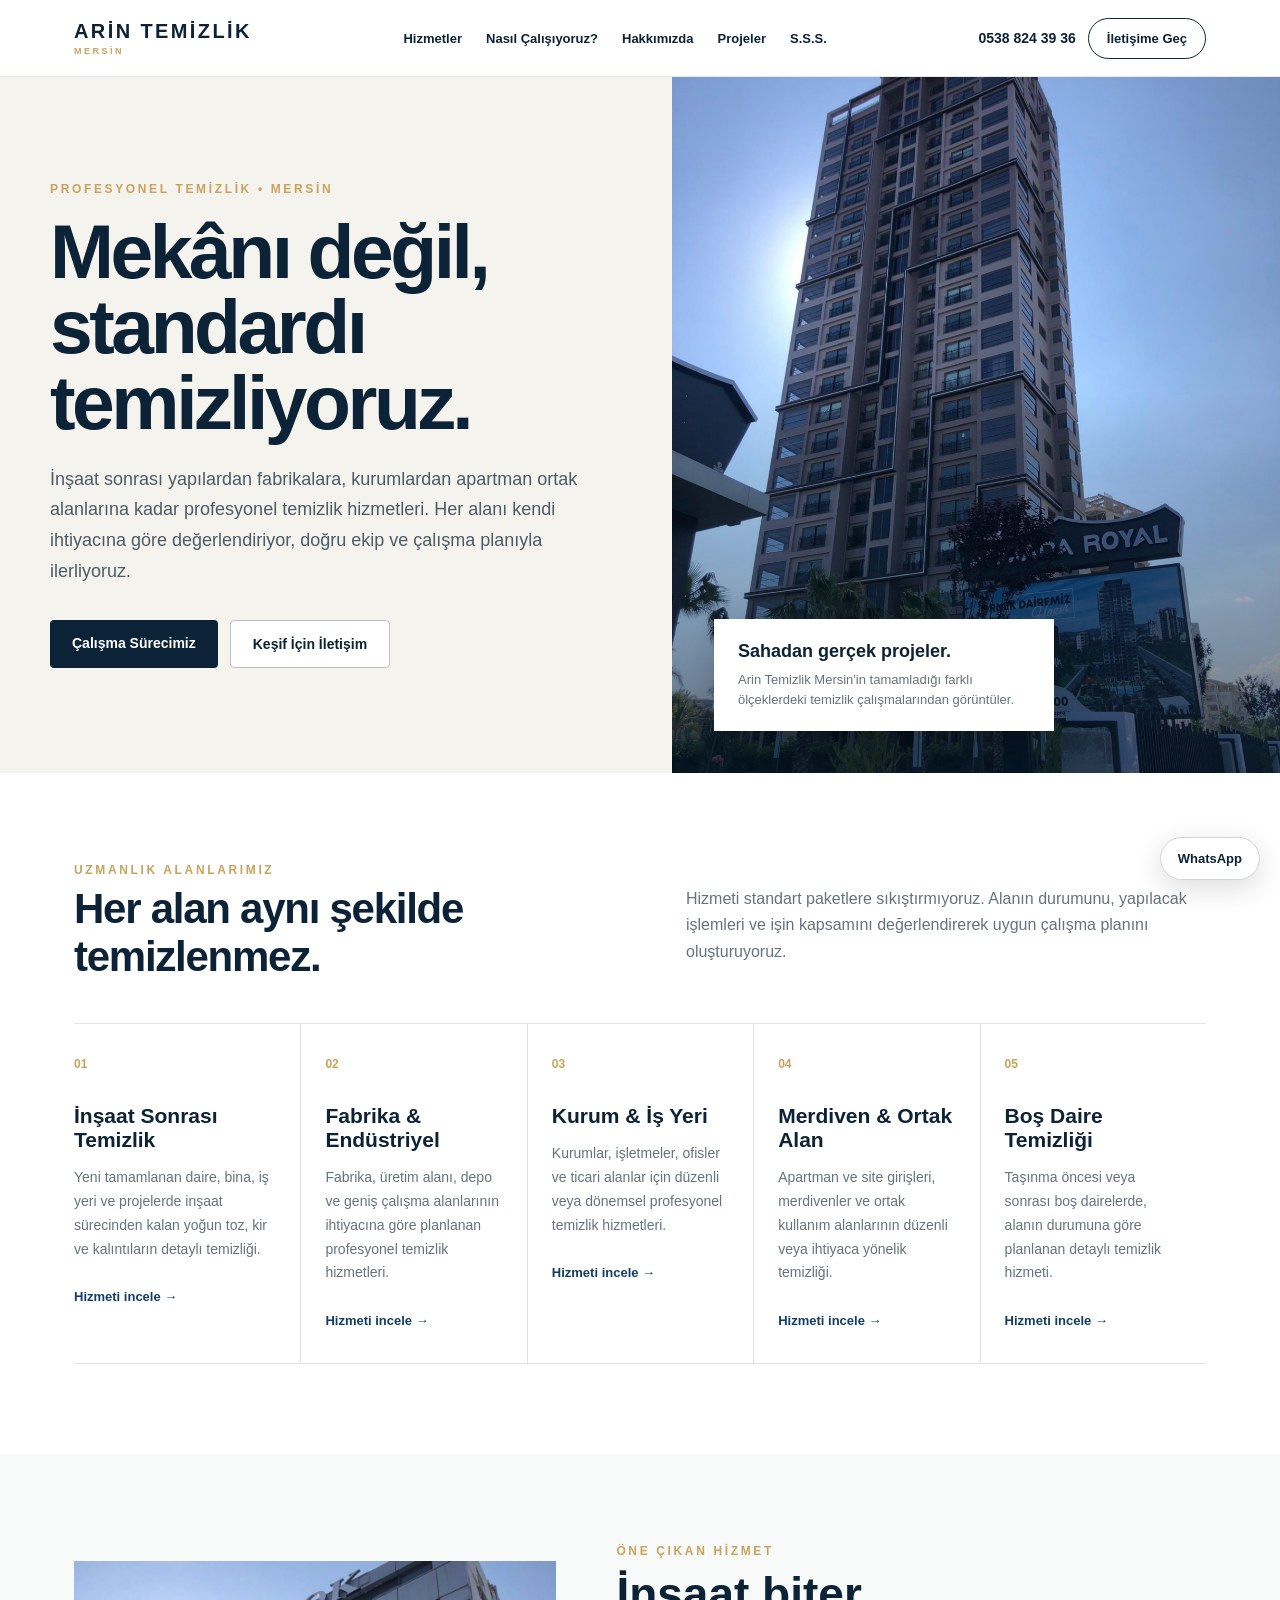
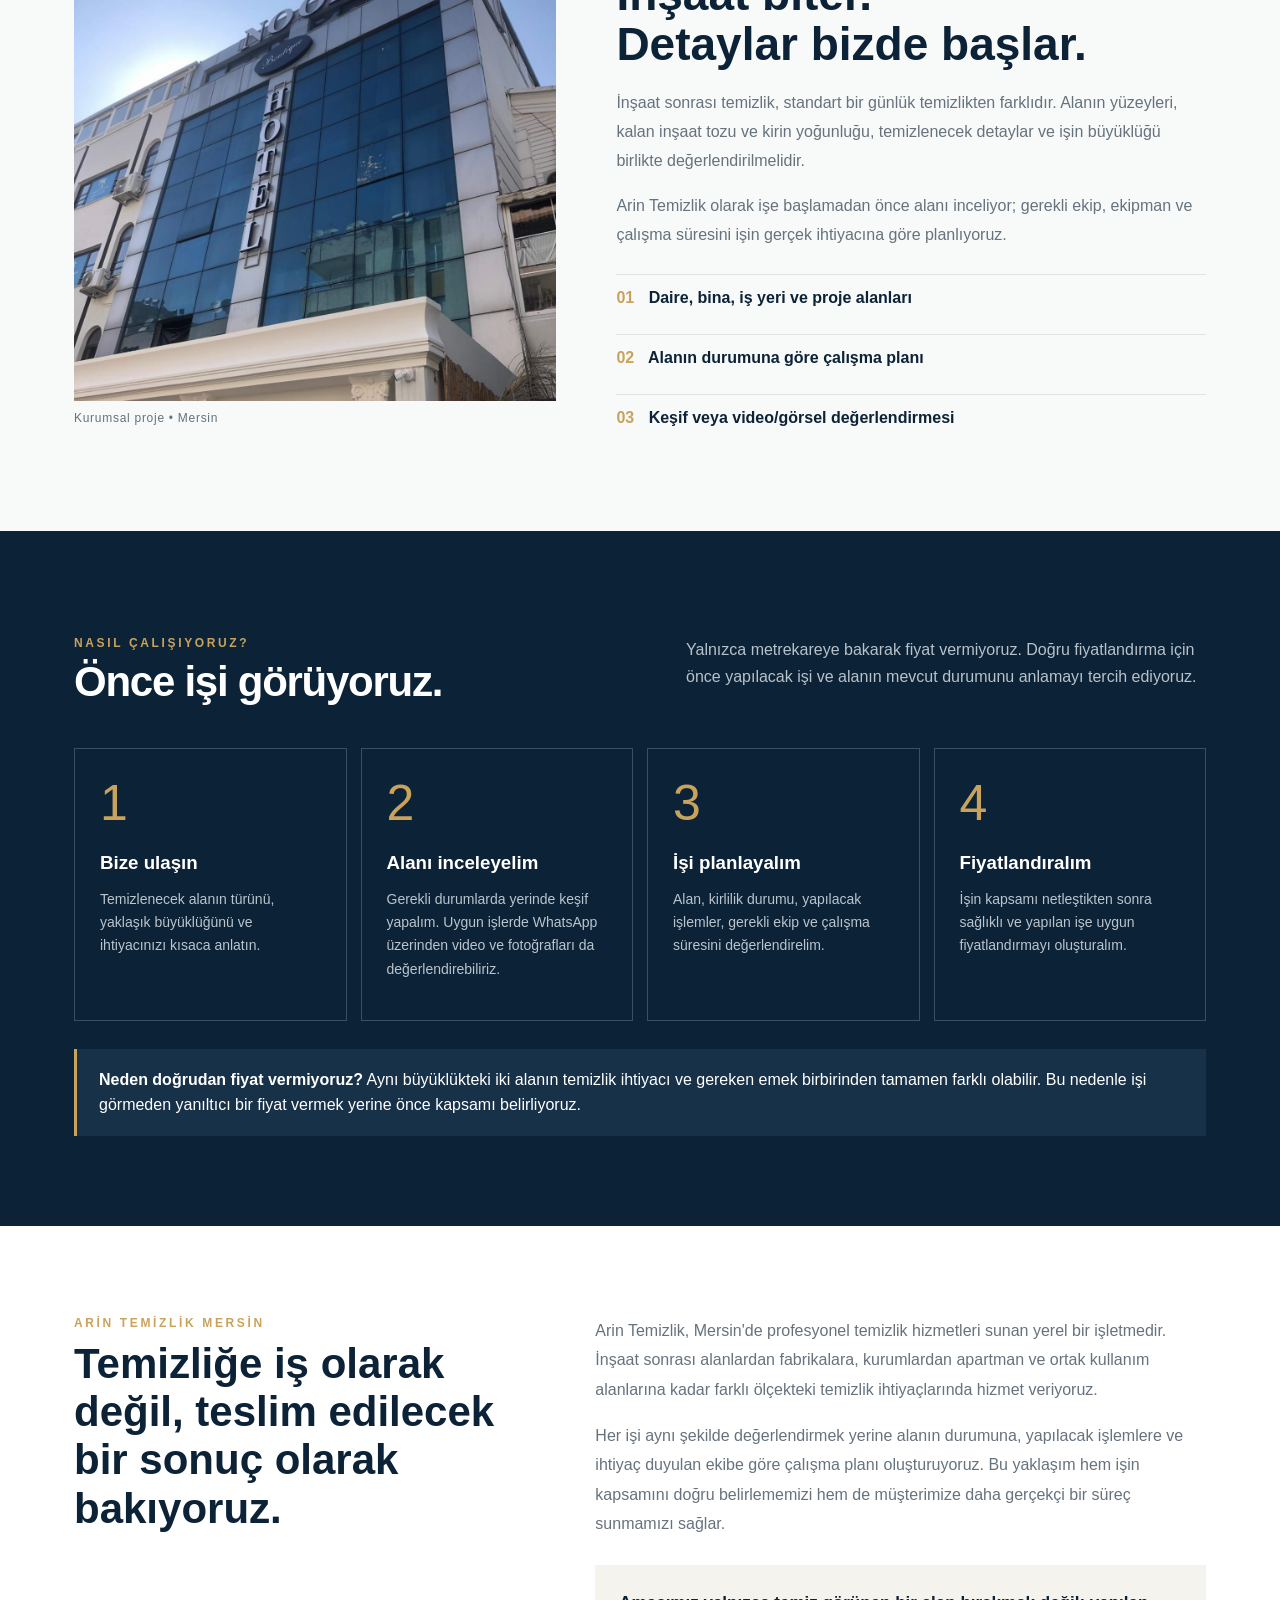
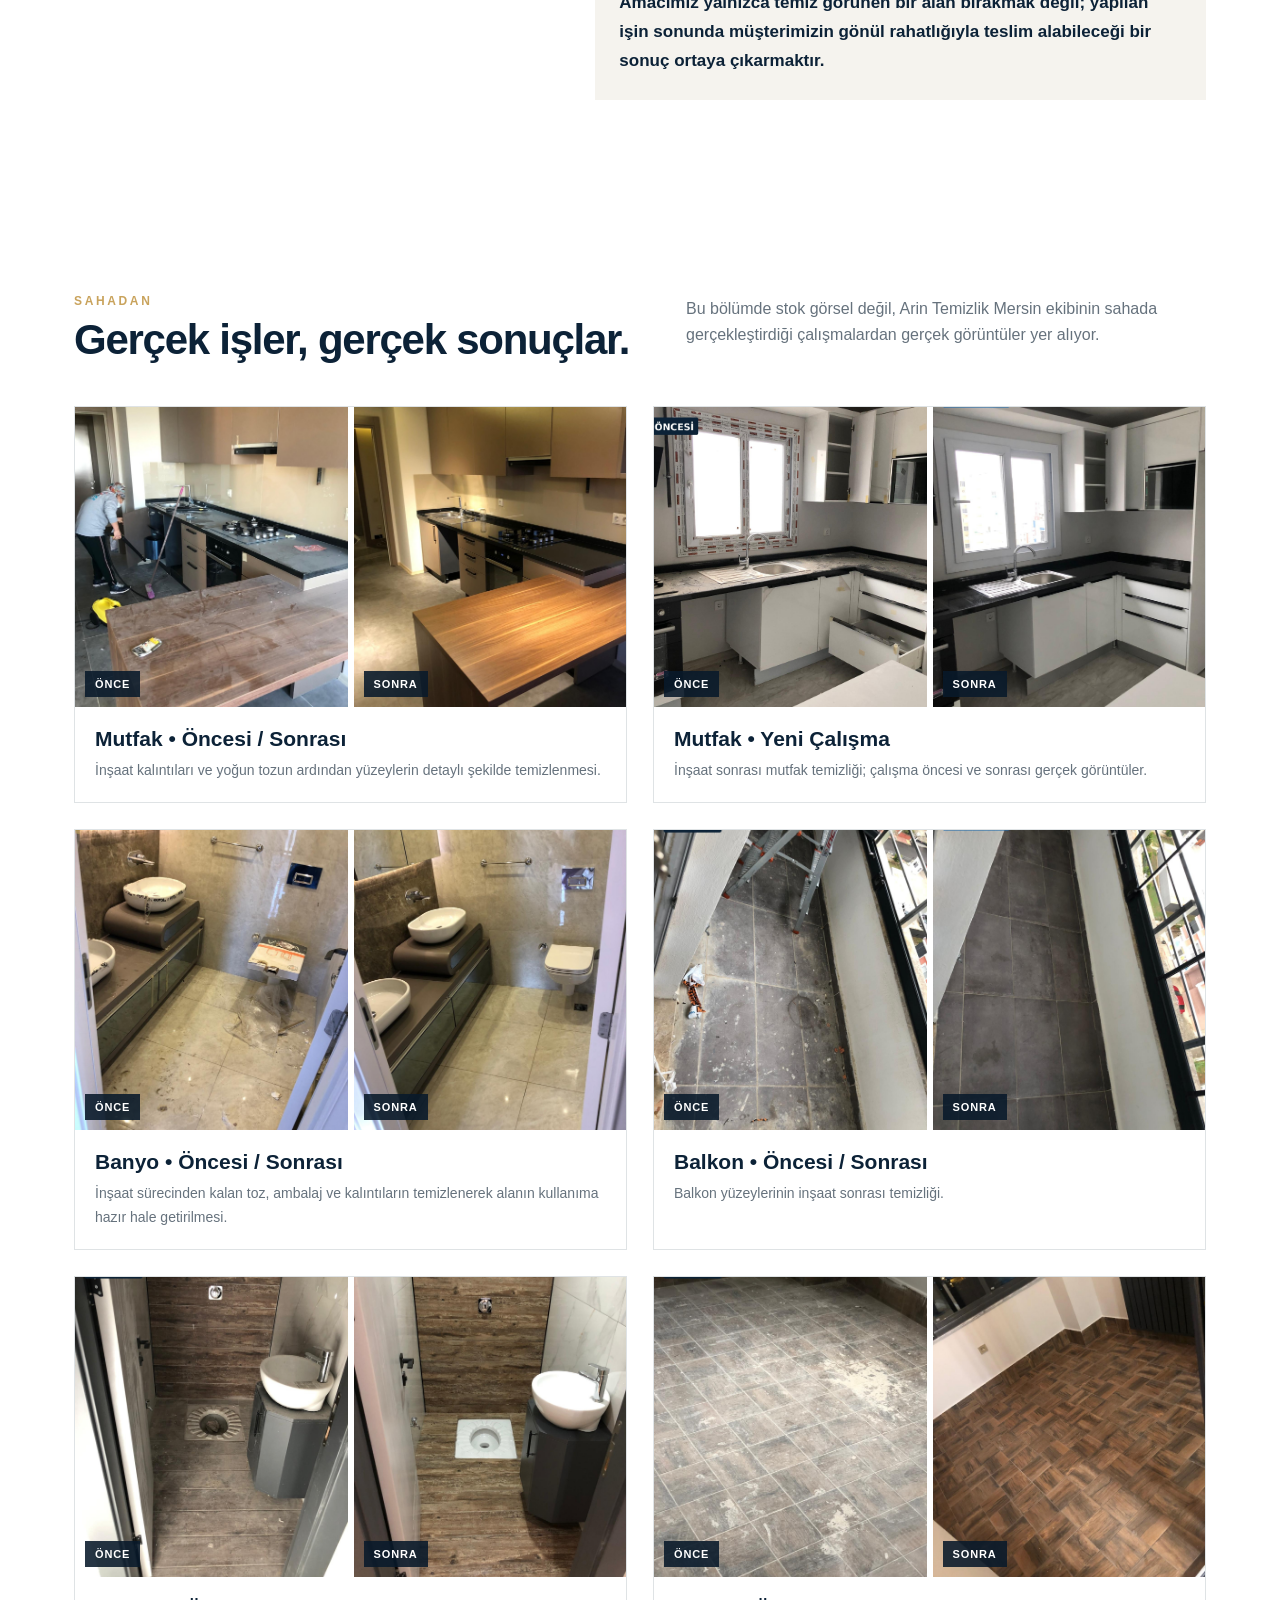
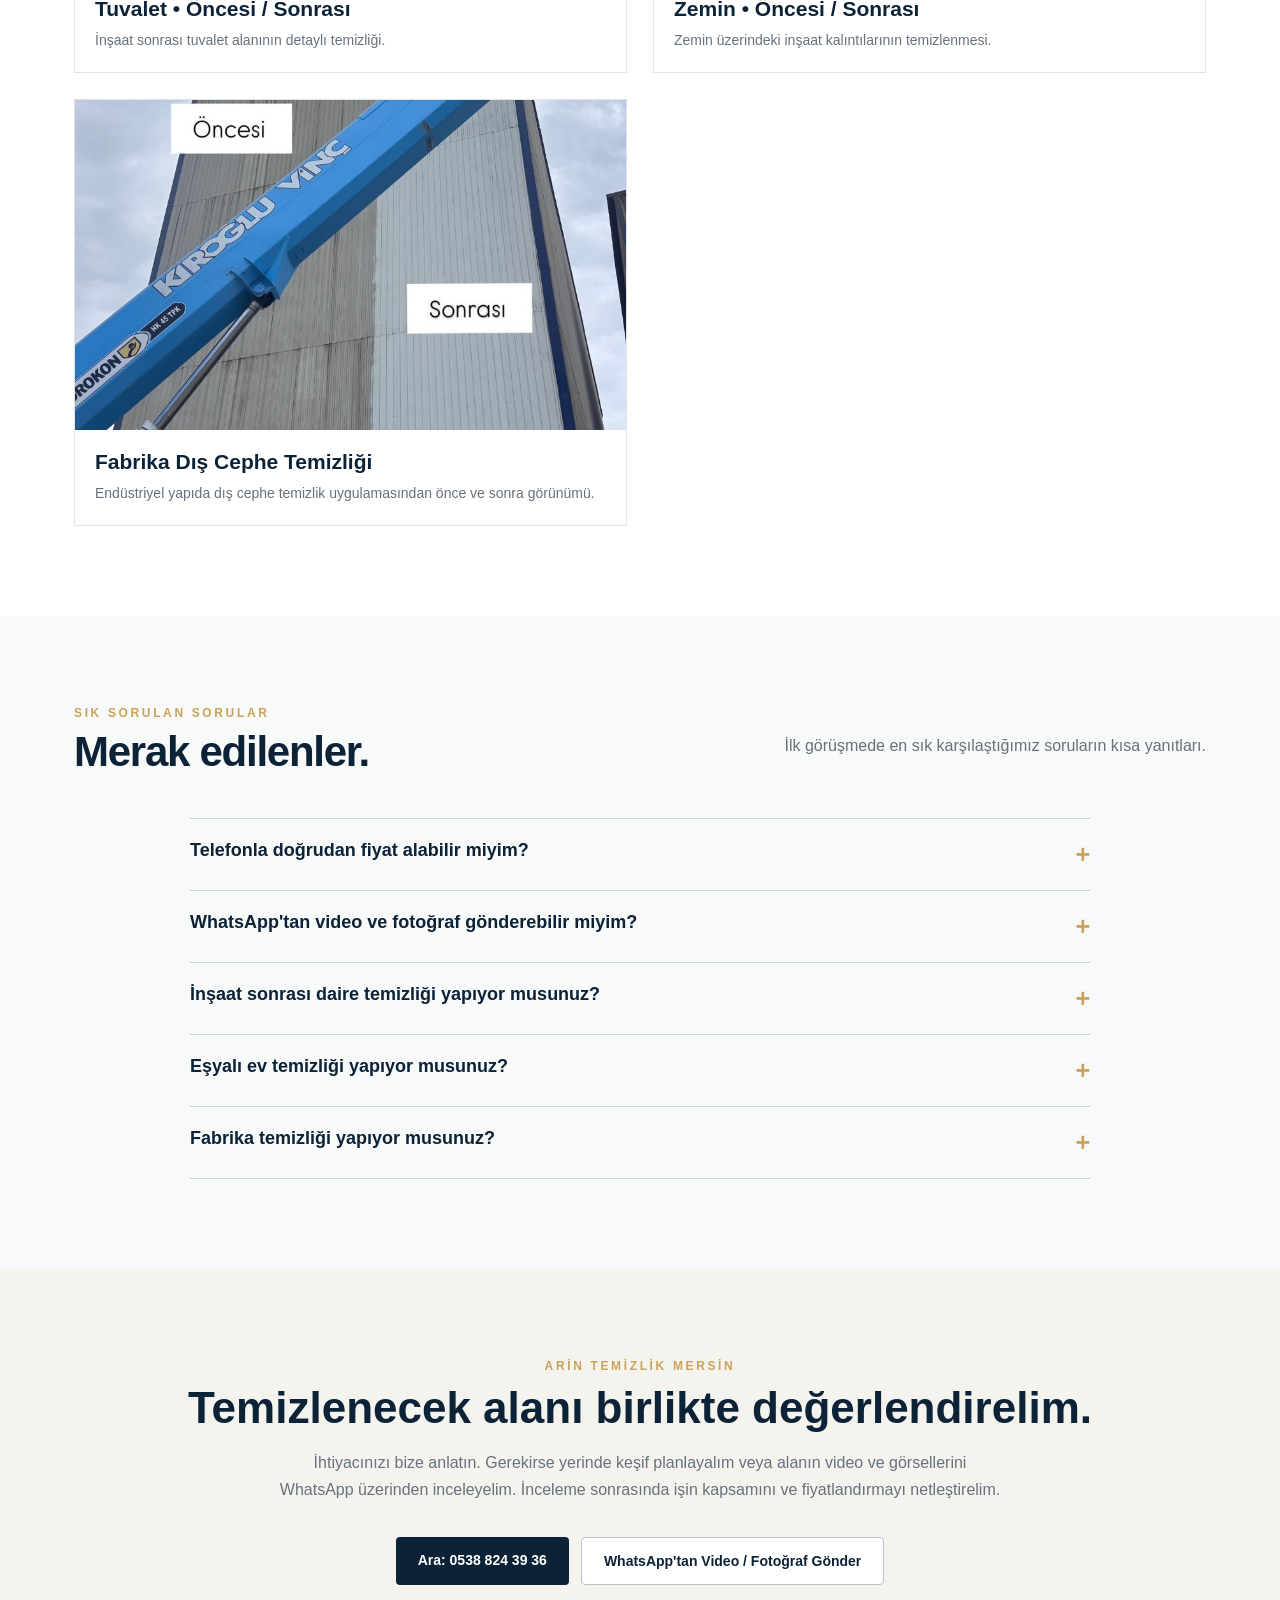
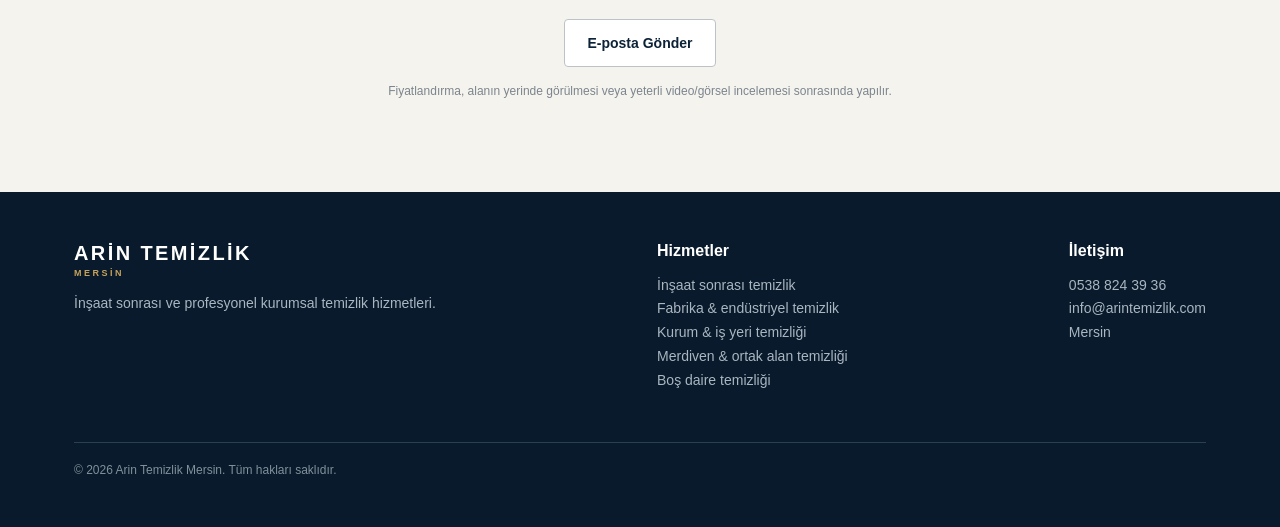
<file: index.html>
<!doctype html>
<html lang="tr">
<head>
<meta charset="utf-8">
<meta name="viewport" content="width=device-width,initial-scale=1">
<title>Mersin Temizlik Şirketi | Arin Temizlik Mersin</title>
<meta name="description" content="Arin Temizlik Mersin; inşaat sonrası temizlik, fabrika ve endüstriyel temizlik, kurum, iş yeri, merdiven ve ortak alan temizliği hizmetleri sunar.">
<meta name="robots" content="index,follow,max-image-preview:large">
<link rel="canonical" href="https://arintemizlikmersin.com/">
<meta name="theme-color" content="#0c2237">
<meta property="og:locale" content="tr_TR">
<meta property="og:title" content="Mersin Temizlik Firması | Arin Temizlik Mersin">
<meta property="og:description" content="Mersin'de inşaat sonrası, fabrika, kurum, iş yeri, merdiven ve ortak alan temizliği. Alanı değerlendiriyor, ihtiyaca göre çalışma planı oluşturuyoruz.">
<meta property="og:type" content="website">
<meta property="og:url" content="https://arintemizlikmersin.com/">
<meta property="og:site_name" content="Arin Temizlik Mersin">
<meta name="twitter:card" content="summary">
<meta name="twitter:title" content="Mersin Temizlik Firması | Arin Temizlik Mersin">
<meta name="twitter:description" content="Mersin'de profesyonel inşaat sonrası, fabrika, kurum, iş yeri ve ortak alan temizliği hizmetleri.">
<script type="application/ld+json">
{
  "@context": "https://schema.org",
  "@type": "LocalBusiness",
  "name": "Arin Temizlik Mersin",
  "url": "https://arintemizlikmersin.com/",
  "telephone": "+90 538 824 39 36",
  "description": "Mersin'de inşaat sonrası temizlik, fabrika ve endüstriyel temizlik, kurum ve iş yeri temizliği, merdiven ve ortak alan temizliği hizmetleri.",
  "areaServed": {
    "@type": "City",
    "name": "Mersin"
  },
  "hasOfferCatalog": {
    "@type": "OfferCatalog",
    "name": "Temizlik Hizmetleri",
    "itemListElement": [
      {"@type":"Offer","itemOffered":{"@type":"Service","name":"İnşaat Sonrası Temizlik"}},
      {"@type":"Offer","itemOffered":{"@type":"Service","name":"Fabrika ve Endüstriyel Temizlik"}},
      {"@type":"Offer","itemOffered":{"@type":"Service","name":"Kurum ve İş Yeri Temizliği"}},
      {"@type":"Offer","itemOffered":{"@type":"Service","name":"Merdiven ve Ortak Alan Temizliği"}}
    ]
  }
}
</script>
<style>
:root{--ink:#0c2237;--blue:#123e64;--gold:#c9a35c;--paper:#f5f3ee;--white:#fff;--muted:#66727d;--line:#dfe3e5}
*{box-sizing:border-box}html{scroll-behavior:smooth}body{margin:0;font-family:Inter,Segoe UI,Arial,sans-serif;color:var(--ink);background:#fff}a{text-decoration:none;color:inherit}.wrap{max-width:1180px;margin:auto;padding:0 24px}
header{position:sticky;top:0;z-index:20;background:rgba(255,255,255,.96);border-bottom:1px solid #e8e8e8;backdrop-filter:blur(8px)}nav{min-height:76px;display:flex;align-items:center;justify-content:space-between;gap:20px}.brand{font-weight:900;letter-spacing:.12em;font-size:20px}.brand small{display:block;font-size:9px;letter-spacing:.28em;color:var(--gold);margin-top:3px}.links{display:flex;gap:24px;font-size:13px;font-weight:750}.contact{padding:12px 18px;border:1px solid var(--ink);border-radius:999px;font-weight:800;font-size:13px}
.hero{min-height:680px;display:grid;grid-template-columns:1.05fr .95fr;background:var(--paper)}.hero-copy{padding:105px max(24px,calc((100vw - 1180px)/2));padding-right:60px;align-self:center}.eyebrow{font-size:12px;font-weight:800;letter-spacing:.22em;color:var(--gold);text-transform:uppercase}.hero h1{font-size:clamp(46px,6vw,82px);line-height:.98;margin:18px 0 24px;letter-spacing:-.045em}.hero p{font-size:18px;line-height:1.7;color:#4d5b67;max-width:620px}.actions{display:flex;gap:12px;margin-top:34px;flex-wrap:wrap}.btn{padding:15px 22px;border-radius:4px;font-weight:800;font-size:14px;display:inline-block}.primary{background:var(--ink);color:white}.secondary{border:1px solid #bcc3c8;background:white}.visual{min-height:620px;background:url("images/konut-projesi.jpg") center/cover no-repeat;display:flex;align-items:flex-end;padding:42px;position:relative;overflow:hidden}.visual:after{content:"";position:absolute;inset:0;background:linear-gradient(180deg,transparent 45%,rgba(8,26,43,.58))}.visual-card{position:relative;z-index:1;background:white;padding:22px 24px;width:340px;box-shadow:0 12px 40px #0003}.visual-card b{display:block;font-size:18px;margin-bottom:8px}.visual-card span{font-size:13px;color:var(--muted);line-height:1.5}
section{padding:90px 0}.section-head{display:flex;justify-content:space-between;gap:40px;align-items:end;margin-bottom:42px}.section-head h2{font-size:42px;margin:8px 0 0;letter-spacing:-.03em}.section-head p{max-width:520px;color:var(--muted);line-height:1.65}.services{display:grid;grid-template-columns:repeat(5,1fr);border-top:1px solid var(--line)}.service{padding:30px 24px 34px 0;border-bottom:1px solid var(--line)}.service+.service{padding-left:24px;border-left:1px solid var(--line)}.num{font-size:12px;color:var(--gold);font-weight:900}.service h3{font-size:21px;margin:32px 0 12px}.service p{color:var(--muted);font-size:14px;line-height:1.7}.service-link{display:inline-block;margin-top:14px;font-size:13px;font-weight:850;color:var(--blue)}
.featured{background:#f8f9f9}.featured-grid{display:grid;grid-template-columns:.9fr 1.1fr;gap:60px;align-items:center}.featured-card{min-height:440px;background:url("images/otel-projesi.jpg") center/cover no-repeat}.featured-copy h2{font-size:46px;line-height:1.08;margin:12px 0 20px}.featured-copy p{color:var(--muted);line-height:1.8}.ticks{display:grid;gap:13px;margin-top:25px}.tick{padding:14px 0;border-top:1px solid var(--line);font-weight:750}.tick span{color:var(--gold);margin-right:10px}
.process{background:var(--ink);color:white}.process .section-head p{color:#b8c2ca}.steps{display:grid;grid-template-columns:repeat(4,1fr);gap:14px}.step{border:1px solid #365067;padding:25px;min-height:235px}.step strong{font-size:50px;color:var(--gold);font-weight:300}.step h3{margin:20px 0 10px}.step p{color:#bac5cd;line-height:1.65;font-size:14px}.note{margin-top:28px;padding:18px 22px;background:#173149;border-left:3px solid var(--gold);line-height:1.6}
.about-grid{display:grid;grid-template-columns:.85fr 1.15fr;gap:70px}.about-grid h2{font-size:42px;line-height:1.15;margin:10px 0}.about-copy p{font-size:16px;color:var(--muted);line-height:1.85;margin-top:0}.promise{margin-top:26px;padding:24px;background:var(--paper);font-size:17px;line-height:1.7;font-weight:700}
.projects{display:grid;grid-template-columns:repeat(2,1fr);gap:26px}.project-card{border:1px solid var(--line);background:#fff;overflow:hidden}.project-card img{width:100%;height:330px;object-fit:cover;display:block}.project-copy{padding:20px}.project-copy h3{margin:0 0 8px;font-size:21px}.project-copy p{margin:0;color:var(--muted);font-size:14px;line-height:1.65}.before-after{display:grid;grid-template-columns:1fr 1fr;gap:6px}.before-after figure{margin:0;position:relative}.before-after img{height:300px}.before-after figcaption{position:absolute;left:10px;bottom:10px;background:rgba(8,26,43,.88);color:white;padding:7px 10px;font-size:11px;font-weight:800;letter-spacing:.08em}.caption{font-size:12px;letter-spacing:.06em;margin-top:10px;color:var(--muted)}
.faq{background:#f8f9f9}.faq-list{max-width:900px;margin:auto}.faq details{border-top:1px solid #ccd3d7;padding:21px 0}.faq details:last-child{border-bottom:1px solid #ccd3d7}.faq summary{cursor:pointer;font-size:18px;font-weight:800;list-style:none;display:flex;justify-content:space-between;gap:20px}.faq summary:after{content:"+";color:var(--gold);font-size:25px}.faq details[open] summary:after{content:"–"}.faq details p{color:var(--muted);line-height:1.75;max-width:780px;margin:15px 0 3px}
.cta{background:var(--paper);text-align:center}.cta h2{font-size:44px;margin:10px 0 16px}.cta p{max-width:730px;margin:auto;color:var(--muted);line-height:1.7}.cta .actions{justify-content:center}.micro{font-size:12px!important;margin-top:14px!important;color:#7b858d!important}
.footer{background:#081a2b;color:white;padding:50px 0}.footer-grid{display:flex;justify-content:space-between;gap:30px}.footer p{color:#aab6c0;line-height:1.7;font-size:14px}.legal{margin-top:35px;padding-top:20px;border-top:1px solid #274052;color:#81909b;font-size:12px}.wa-float{position:fixed;right:20px;bottom:20px;z-index:30;background:#fff;border:1px solid #cfd5d9;box-shadow:0 8px 28px #0002;border-radius:999px;padding:13px 17px;font-weight:900;font-size:13px}
@media(max-width:900px){.links{display:none}.hero{grid-template-columns:1fr}.hero-copy{padding:70px 24px}.visual{min-height:420px}.services{grid-template-columns:1fr 1fr}.steps{grid-template-columns:1fr 1fr}.featured-grid,.about-grid{grid-template-columns:1fr}.projects{grid-template-columns:1fr}.footer-grid{display:block}.section-head{display:block}.service:nth-child(3){border-left:0;padding-left:0}.hero h1{font-size:52px}}
@media(max-width:560px){section{padding:68px 0}.services,.steps{grid-template-columns:1fr}.service+.service{border-left:0;padding-left:0}.contact{font-size:12px;padding:10px 12px}.cta h2,.section-head h2,.about-grid h2,.featured-copy h2{font-size:34px}.hero h1{font-size:46px}.visual{min-height:330px;padding:22px}.visual-card{width:100%}.wa-float{right:12px;bottom:12px}}
</style>
</head>
<body>
<header><div class="wrap"><nav><div class="brand">ARİN TEMİZLİK<small>MERSİN</small></div><div class="links"><a href="#hizmetler">Hizmetler</a><a href="#surec">Nasıl Çalışıyoruz?</a><a href="#hakkimizda">Hakkımızda</a><a href="#projeler">Projeler</a><a href="#sss">S.S.S.</a></div><div style="display:flex;align-items:center;gap:12px;flex-wrap:wrap;justify-content:flex-end"><a href="tel:+905388243936" style="font-weight:800;white-space:nowrap;font-size:14px" aria-label="Arin Temizlik Mersin telefon numarası">0538 824 39 36</a><a class="contact" href="#iletisim">İletişime Geç</a></div></nav></div></header>
<main>
<div class="hero"><div class="hero-copy"><div class="eyebrow">Profesyonel temizlik • Mersin</div><h1>Mekânı değil,<br>standardı temizliyoruz.</h1><p>İnşaat sonrası yapılardan fabrikalara, kurumlardan apartman ortak alanlarına kadar profesyonel temizlik hizmetleri. Her alanı kendi ihtiyacına göre değerlendiriyor, doğru ekip ve çalışma planıyla ilerliyoruz.</p><div class="actions"><a class="btn primary" href="#surec">Çalışma Sürecimiz</a><a class="btn secondary" href="#iletisim">Keşif İçin İletişim</a></div></div><div class="visual"><div class="visual-card"><b>Sahadan gerçek projeler.</b><span>Arin Temizlik Mersin'in tamamladığı farklı ölçeklerdeki temizlik çalışmalarından görüntüler.</span></div></div></div>
<section id="hizmetler"><div class="wrap"><div class="section-head"><div><div class="eyebrow">Uzmanlık alanlarımız</div><h2>Her alan aynı şekilde temizlenmez.</h2></div><p>Hizmeti standart paketlere sıkıştırmıyoruz. Alanın durumunu, yapılacak işlemleri ve işin kapsamını değerlendirerek uygun çalışma planını oluşturuyoruz.</p></div><div class="services">
<article class="service"><span class="num">01</span><h3><a href="insaat-sonrasi-temizlik-mersin.html">İnşaat Sonrası Temizlik</a></h3><p>Yeni tamamlanan daire, bina, iş yeri ve projelerde inşaat sürecinden kalan yoğun toz, kir ve kalıntıların detaylı temizliği.</p><a class="service-link" href="insaat-sonrasi-temizlik-mersin.html">Hizmeti incele →</a></article>
<article class="service"><span class="num">02</span><h3><a href="fabrika-endustriyel-temizlik-mersin.html">Fabrika & Endüstriyel</a></h3><p>Fabrika, üretim alanı, depo ve geniş çalışma alanlarının ihtiyacına göre planlanan profesyonel temizlik hizmetleri.</p><a class="service-link" href="fabrika-endustriyel-temizlik-mersin.html">Hizmeti incele →</a></article>
<article class="service"><span class="num">03</span><h3><a href="kurum-is-yeri-temizligi-mersin.html">Kurum & İş Yeri</a></h3><p>Kurumlar, işletmeler, ofisler ve ticari alanlar için düzenli veya dönemsel profesyonel temizlik hizmetleri.</p><a class="service-link" href="kurum-is-yeri-temizligi-mersin.html">Hizmeti incele →</a></article>
<article class="service"><span class="num">04</span><h3><a href="merdiven-ortak-alan-temizligi-mersin.html">Merdiven & Ortak Alan</a></h3><p>Apartman ve site girişleri, merdivenler ve ortak kullanım alanlarının düzenli veya ihtiyaca yönelik temizliği.</p><a class="service-link" href="merdiven-ortak-alan-temizligi-mersin.html">Hizmeti incele →</a></article>
<article class="service"><span class="num">05</span><h3><a href="bos-daire-temizligi-mersin.html">Boş Daire Temizliği</a></h3><p>Taşınma öncesi veya sonrası boş dairelerde, alanın durumuna göre planlanan detaylı temizlik hizmeti.</p><a class="service-link" href="bos-daire-temizligi-mersin.html">Hizmeti incele →</a></article>
</div></div></section>
<section class="featured"><div class="wrap"><div class="featured-grid"><div><div class="featured-card" role="img" aria-label="Arin Temizlik Mersin tarafından temizliği yapılan kurumsal proje"></div><div class="caption">Kurumsal proje • Mersin</div></div><div class="featured-copy"><div class="eyebrow">Öne çıkan hizmet</div><h2>İnşaat biter.<br>Detaylar bizde başlar.</h2><p>İnşaat sonrası temizlik, standart bir günlük temizlikten farklıdır. Alanın yüzeyleri, kalan inşaat tozu ve kirin yoğunluğu, temizlenecek detaylar ve işin büyüklüğü birlikte değerlendirilmelidir.</p><p>Arin Temizlik olarak işe başlamadan önce alanı inceliyor; gerekli ekip, ekipman ve çalışma süresini işin gerçek ihtiyacına göre planlıyoruz.</p><div class="ticks"><div class="tick"><span>01</span> Daire, bina, iş yeri ve proje alanları</div><div class="tick"><span>02</span> Alanın durumuna göre çalışma planı</div><div class="tick"><span>03</span> Keşif veya video/görsel değerlendirmesi</div></div></div></div></div></section>
<section class="process" id="surec"><div class="wrap"><div class="section-head"><div><div class="eyebrow">Nasıl çalışıyoruz?</div><h2>Önce işi görüyoruz.</h2></div><p>Yalnızca metrekareye bakarak fiyat vermiyoruz. Doğru fiyatlandırma için önce yapılacak işi ve alanın mevcut durumunu anlamayı tercih ediyoruz.</p></div><div class="steps"><div class="step"><strong>1</strong><h3>Bize ulaşın</h3><p>Temizlenecek alanın türünü, yaklaşık büyüklüğünü ve ihtiyacınızı kısaca anlatın.</p></div><div class="step"><strong>2</strong><h3>Alanı inceleyelim</h3><p>Gerekli durumlarda yerinde keşif yapalım. Uygun işlerde WhatsApp üzerinden video ve fotoğrafları da değerlendirebiliriz.</p></div><div class="step"><strong>3</strong><h3>İşi planlayalım</h3><p>Alan, kirlilik durumu, yapılacak işlemler, gerekli ekip ve çalışma süresini değerlendirelim.</p></div><div class="step"><strong>4</strong><h3>Fiyatlandıralım</h3><p>İşin kapsamı netleştikten sonra sağlıklı ve yapılan işe uygun fiyatlandırmayı oluşturalım.</p></div></div><div class="note"><b>Neden doğrudan fiyat vermiyoruz?</b> Aynı büyüklükteki iki alanın temizlik ihtiyacı ve gereken emek birbirinden tamamen farklı olabilir. Bu nedenle işi görmeden yanıltıcı bir fiyat vermek yerine önce kapsamı belirliyoruz.</div></div></section>
<section id="hakkimizda"><div class="wrap"><div class="about-grid"><div><div class="eyebrow">Arin Temizlik Mersin</div><h2>Temizliğe iş olarak değil, teslim edilecek bir sonuç olarak bakıyoruz.</h2></div><div class="about-copy"><p>Arin Temizlik, Mersin'de profesyonel temizlik hizmetleri sunan yerel bir işletmedir. İnşaat sonrası alanlardan fabrikalara, kurumlardan apartman ve ortak kullanım alanlarına kadar farklı ölçekteki temizlik ihtiyaçlarında hizmet veriyoruz.</p><p>Her işi aynı şekilde değerlendirmek yerine alanın durumuna, yapılacak işlemlere ve ihtiyaç duyulan ekibe göre çalışma planı oluşturuyoruz. Bu yaklaşım hem işin kapsamını doğru belirlememizi hem de müşterimize daha gerçekçi bir süreç sunmamızı sağlar.</p><div class="promise">Amacımız yalnızca temiz görünen bir alan bırakmak değil; yapılan işin sonunda müşterimizin gönül rahatlığıyla teslim alabileceği bir sonuç ortaya çıkarmaktır.</div></div></div></div></section>
<section id="projeler"><div class="wrap"><div class="section-head"><div><div class="eyebrow">Sahadan</div><h2>Gerçek işler, gerçek sonuçlar.</h2></div><p>Bu bölümde stok görsel değil, Arin Temizlik Mersin ekibinin sahada gerçekleştirdiği çalışmalardan gerçek görüntüler yer alıyor.</p></div><div class="projects" id="projects-grid">
<article class="project-card"><img src="images/konut-projesi.jpg" alt="Mersin'de büyük ölçekli konut projesi temizlik çalışması" loading="lazy"><div class="project-copy"><h3>Toplu Konut & Ortak Alan Temizliği</h3><p>Çok daireli projelerde kat holleri, merdivenler ve ortak kullanım alanlarında kapsamlı temizlik çalışmaları.</p></div></article>
<article class="project-card"><img src="images/balkon-temizlik.jpg" alt="Mersin inşaat sonrası balkon ve cam temizliği" loading="lazy"><div class="project-copy"><h3>İnşaat Sonrası Detay Temizliği</h3><p>Yeni tamamlanan yaşam alanlarında yüzey, zemin, cam ve detayların teslim öncesi temizliği.</p></div></article>
<article class="project-card"><div class="before-after"><figure><img src="images/mutfak-once.jpg" alt="İnşaat sonrası mutfak temizliği öncesi" loading="lazy"><figcaption>ÖNCE</figcaption></figure><figure><img src="images/mutfak-sonra.jpg" alt="İnşaat sonrası mutfak temizliği sonrası" loading="lazy"><figcaption>SONRA</figcaption></figure></div><div class="project-copy"><h3>Mutfak • Öncesi / Sonrası</h3><p>İnşaat kalıntıları ve yoğun tozun ardından yüzeylerin detaylı şekilde temizlenmesi.</p></div></article>
<article class="project-card"><div class="before-after"><figure><img src="images/banyo-once.jpg" alt="İnşaat sonrası banyo temizliği öncesi" loading="lazy"><figcaption>ÖNCE</figcaption></figure><figure><img src="images/banyo-sonra.jpg" alt="İnşaat sonrası banyo temizliği sonrası" loading="lazy"><figcaption>SONRA</figcaption></figure></div><div class="project-copy"><h3>Banyo • Öncesi / Sonrası</h3><p>İnşaat sürecinden kalan toz, ambalaj ve kalıntıların temizlenerek alanın kullanıma hazır hale getirilmesi.</p></div></article>
<article class="project-card"><div class="before-after"><figure><img src="images/yogun-kir-once.jpg" alt="Yoğun kirli yüzey temizlik öncesi" loading="lazy"><figcaption>ÖNCE</figcaption></figure><figure><img src="images/yogun-kir-sonra.jpg" alt="Yoğun kirli yüzey temizlik sonrası" loading="lazy"><figcaption>SONRA</figcaption></figure></div><div class="project-copy"><h3>Yoğun Kir • Öncesi / Sonrası</h3><p>Zorlu kir ve birikintilerin bulunduğu alanlarda ihtiyaca göre planlanan detaylı temizlik uygulaması.</p></div></article>
<article class="project-card"><img src="images/otel-projesi.jpg" alt="Mersin kurumsal işletme temizlik projesi" loading="lazy"><div class="project-copy"><h3>Kurumsal & İşletme Temizliği</h3><p>İşletme ve kurumsal alanlarda, alanın yapısına ve çalışma kapsamına göre planlanan profesyonel temizlik.</p></div></article>
</div></div></section>
<section class="faq" id="sss"><div class="wrap"><div class="section-head"><div><div class="eyebrow">Sık sorulan sorular</div><h2>Merak edilenler.</h2></div><p>İlk görüşmede en sık karşılaştığımız soruların kısa yanıtları.</p></div><div class="faq-list"><details><summary>Telefonla doğrudan fiyat alabilir miyim?</summary><p>Temizlik ihtiyacı her alanda farklı olduğu için yalnızca metrekare üzerinden fiyatlandırma yapmıyoruz. Alanı yerinde gördükten veya uygun durumlarda video ve fotoğrafları inceledikten sonra işin kapsamına göre fiyatlandırma yapıyoruz.</p></details><details><summary>WhatsApp'tan video ve fotoğraf gönderebilir miyim?</summary><p>Evet. Temizlenecek alanı mümkün olduğunca detaylı gösterecek video ve fotoğrafları WhatsApp üzerinden gönderebilirsiniz. Görseller yeterli olmadığında yerinde keşif planlayabiliriz.</p></details><details><summary>İnşaat sonrası daire temizliği yapıyor musunuz?</summary><p>Evet. İnşaat sonrası temizlik temel hizmetlerimizden biridir. Yeni tamamlanan daire, bina, iş yeri ve proje alanlarını işin durumuna göre değerlendiriyoruz.</p></details><details><summary>Eşyalı ev temizliği yapıyor musunuz?</summary><p>Hayır. Hizmetlerimiz ağırlıklı olarak inşaat sonrası alanlar, fabrikalar, kurumlar, iş yerleri, apartmanlar, merdivenler ve ortak kullanım alanlarına yöneliktir.</p></details><details><summary>Fabrika temizliği yapıyor musunuz?</summary><p>Evet. Fabrika, üretim alanı ve depo gibi geniş alanlarda yapılacak çalışma incelendikten sonra gerekli ekip ve çalışma planı oluşturulur.</p></details></div></div></section>
<section class="cta" id="iletisim"><div class="wrap"><div class="eyebrow">Arin Temizlik Mersin</div><h2>Temizlenecek alanı birlikte değerlendirelim.</h2><p>İhtiyacınızı bize anlatın. Gerekirse yerinde keşif planlayalım veya alanın video ve görsellerini WhatsApp üzerinden inceleyelim. İnceleme sonrasında işin kapsamını ve fiyatlandırmayı netleştirelim.</p><div class="actions"><a class="btn primary" href="tel:+905388243936">Ara: 0538 824 39 36</a><a class="btn secondary" href="https://wa.me/905388243936?text=Merhaba%2C%20Arin%20Temizlik%27ten%20hizmet%20hakk%C4%B1nda%20bilgi%20almak%20istiyorum.%20Temizlenecek%20alan%C4%B1n%20video%20ve%20foto%C4%9Fraflar%C4%B1n%C4%B1%20payla%C5%9Fabilirim." target="_blank" rel="noopener">WhatsApp'tan Video / Fotoğraf Gönder</a></div><div class="actions"><a class="btn secondary" href="mailto:info@arintemizlik.com?subject=Arin%20Temizlik%20Mersin%20-%20Hizmet%20Bilgi%20Talebi">E-posta Gönder</a></div><p class="micro">Fiyatlandırma, alanın yerinde görülmesi veya yeterli video/görsel incelemesi sonrasında yapılır.</p></div></section>
</main>
<footer class="footer"><div class="wrap"><div class="footer-grid"><div><div class="brand">ARİN TEMİZLİK<small>MERSİN</small></div><p>İnşaat sonrası ve profesyonel kurumsal temizlik hizmetleri.</p></div><div><b>Hizmetler</b><p><a href="insaat-sonrasi-temizlik-mersin.html">İnşaat sonrası temizlik</a><br><a href="fabrika-endustriyel-temizlik-mersin.html">Fabrika & endüstriyel temizlik</a><br><a href="kurum-is-yeri-temizligi-mersin.html">Kurum & iş yeri temizliği</a><br><a href="merdiven-ortak-alan-temizligi-mersin.html">Merdiven & ortak alan temizliği</a><br><a href="bos-daire-temizligi-mersin.html">Boş daire temizliği</a></p></div><div><b>İletişim</b><p><a href="tel:+905388243936">0538 824 39 36</a><br><a href="mailto:info@arintemizlik.com">info@arintemizlik.com</a><br>Mersin</p></div></div><div class="legal">© 2026 Arin Temizlik Mersin. Tüm hakları saklıdır.</div></div></footer>
<a class="wa-float" href="https://wa.me/905388243936?text=Merhaba%2C%20Arin%20Temizlik%27ten%20hizmet%20hakk%C4%B1nda%20bilgi%20almak%20istiyorum.%20Temizlenecek%20alan%C4%B1n%20video%20ve%20foto%C4%9Fraflar%C4%B1n%C4%B1%20payla%C5%9Fabilirim." target="_blank" rel="noopener">WhatsApp</a>

<script>
(function () {
  const grid = document.getElementById('projects-grid');
  if (!grid) return;

  function esc(value) {
    return String(value || '').replace(/[&<>"']/g, function (c) {
      return {'&':'&amp;','<':'&lt;','>':'&gt;','"':'&quot;',"'":'&#039;'}[c];
    });
  }

  function normalizePath(p) {
    if (!p) return '';
    return p.startsWith('/') ? p : '/' + p;
  }

  fetch('/content/projects.json', { cache: 'no-store' })
    .then(function (r) {
      if (!r.ok) throw new Error('project data not found');
      return r.json();
    })
    .then(function (data) {
      if (!data || !Array.isArray(data.projects) || !data.projects.length) return;

      const cards = data.projects.map(function (p) {
        const title = esc(p.title);
        const desc = esc(p.description);
        const alt = esc(p.alt || p.title || 'Arin Temizlik Mersin proje fotoğrafı');

        if (p.type === 'before_after' && p.image_before && p.image_after) {
          return '<article class="project-card">' +
            '<div class="before-after">' +
              '<figure><img src="' + esc(normalizePath(p.image_before)) + '" alt="' + alt + ' öncesi" loading="lazy"><figcaption>ÖNCE</figcaption></figure>' +
              '<figure><img src="' + esc(normalizePath(p.image_after)) + '" alt="' + alt + ' sonrası" loading="lazy"><figcaption>SONRA</figcaption></figure>' +
            '</div>' +
            '<div class="project-copy"><h3>' + title + '</h3><p>' + desc + '</p></div>' +
          '</article>';
        }

        if (p.image) {
          return '<article class="project-card">' +
            '<img src="' + esc(normalizePath(p.image)) + '" alt="' + alt + '" loading="lazy">' +
            '<div class="project-copy"><h3>' + title + '</h3><p>' + desc + '</p></div>' +
          '</article>';
        }

        return '';
      }).join('');

      if (cards) grid.innerHTML = cards;
    })
    .catch(function () {
      // Mevcut HTML kartları yedek olarak ekranda kalır.
    });
})();
</script>

</body>
</html>
</file>
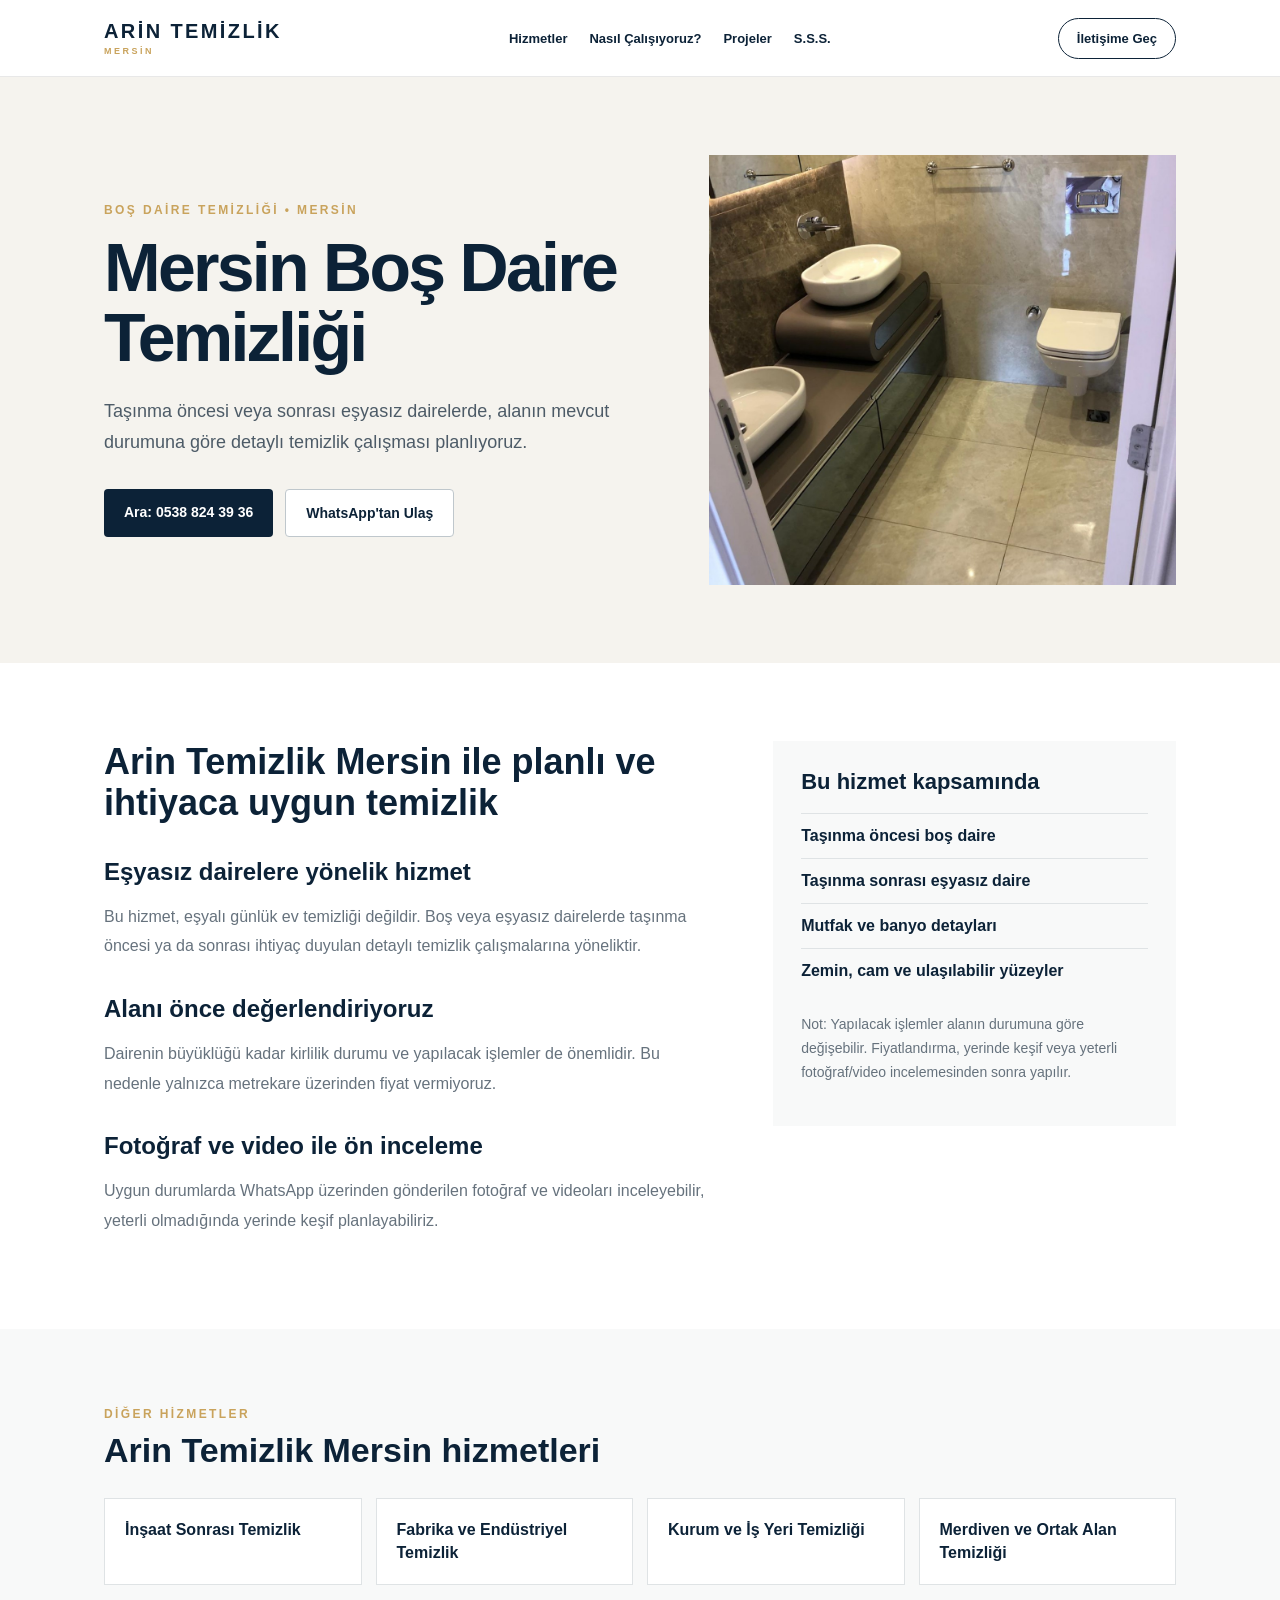
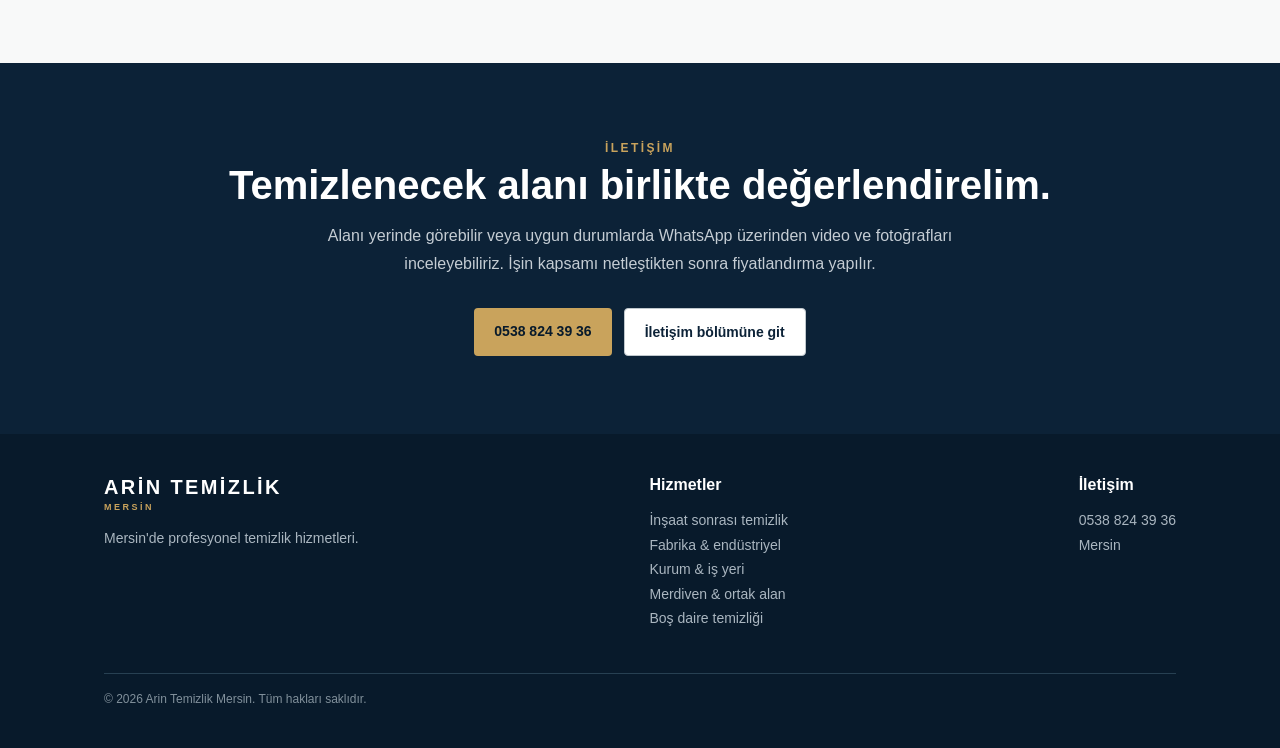
<file: bos-daire-temizligi-mersin.html>
<!doctype html>
<html lang="tr">
<head>
<meta charset="utf-8">
<meta name="viewport" content="width=device-width,initial-scale=1">
<title>Mersin Boş Daire Temizliği | Arin Temizlik Mersin</title>
<meta name="description" content="Mersin'de taşınma öncesi veya sonrası boş daire temizliği. Eşyasız alanlarda ihtiyaca göre detaylı temizlik ve ön değerlendirme.">
<meta name="robots" content="index,follow,max-image-preview:large">
<link rel="canonical" href="https://arintemizlikmersin.com/bos-daire-temizligi-mersin.html">
<meta name="theme-color" content="#0c2237">
<meta property="og:locale" content="tr_TR">
<meta property="og:type" content="website">
<meta property="og:title" content="Mersin Boş Daire Temizliği | Arin Temizlik Mersin">
<meta property="og:description" content="Mersin'de taşınma öncesi veya sonrası boş daire temizliği. Eşyasız alanlarda ihtiyaca göre detaylı temizlik ve ön değerlendirme.">
<meta property="og:url" content="https://arintemizlikmersin.com/bos-daire-temizligi-mersin.html">
<meta property="og:site_name" content="Arin Temizlik Mersin">
<script type="application/ld+json">{"@context": "https://schema.org", "@type": "Service", "name": "Mersin Boş Daire Temizliği", "provider": {"@type": "LocalBusiness", "name": "Arin Temizlik Mersin", "url": "https://arintemizlikmersin.com/", "telephone": "+90 538 824 39 36"}, "areaServed": {"@type": "City", "name": "Mersin"}, "url": "https://arintemizlikmersin.com/bos-daire-temizligi-mersin.html", "description": "Mersin'de taşınma öncesi veya sonrası boş daire temizliği. Eşyasız alanlarda ihtiyaca göre detaylı temizlik ve ön değerlendirme."}</script>
<style>
:root{--ink:#0c2237;--blue:#123e64;--gold:#c9a35c;--paper:#f5f3ee;--white:#fff;--muted:#66727d;--line:#dfe3e5}
*{box-sizing:border-box}html{scroll-behavior:smooth}body{margin:0;font-family:Inter,Segoe UI,Arial,sans-serif;color:var(--ink);background:#fff}a{text-decoration:none;color:inherit}.wrap{max-width:1120px;margin:auto;padding:0 24px}
header{position:sticky;top:0;z-index:20;background:rgba(255,255,255,.96);border-bottom:1px solid #e8e8e8;backdrop-filter:blur(8px)}nav{min-height:76px;display:flex;align-items:center;justify-content:space-between;gap:20px}.brand{font-weight:900;letter-spacing:.12em;font-size:20px}.brand small{display:block;font-size:9px;letter-spacing:.28em;color:var(--gold);margin-top:3px}.navlinks{display:flex;gap:22px;font-size:13px;font-weight:750}.contact{padding:12px 18px;border:1px solid var(--ink);border-radius:999px;font-weight:800;font-size:13px}
.hero{background:var(--paper);padding:78px 0}.hero-grid{display:grid;grid-template-columns:1fr .85fr;gap:55px;align-items:center}.eyebrow{font-size:12px;font-weight:800;letter-spacing:.2em;color:var(--gold);text-transform:uppercase}.hero h1{font-size:clamp(42px,5.5vw,68px);line-height:1.02;letter-spacing:-.04em;margin:16px 0 24px}.hero p{font-size:18px;line-height:1.75;color:#4d5b67}.hero img{width:100%;height:430px;object-fit:cover;display:block}.actions{display:flex;gap:12px;margin-top:30px;flex-wrap:wrap}.btn{padding:15px 20px;border-radius:4px;font-weight:800;font-size:14px;display:inline-block}.primary{background:var(--ink);color:#fff}.secondary{border:1px solid #bfc7cc;background:#fff}
section{padding:78px 0}.content-grid{display:grid;grid-template-columns:1.2fr .8fr;gap:65px}.copy h2{font-size:36px;line-height:1.15;margin:0 0 16px}.copy h3{font-size:24px;margin:34px 0 10px}.copy p{color:var(--muted);line-height:1.85}.side{background:#f8f9f9;padding:28px;height:max-content}.side h2{font-size:22px;margin:0 0 18px}.side ul{list-style:none;padding:0;margin:0}.side li{padding:13px 0;border-top:1px solid var(--line);font-weight:750}.related{background:#f8f9f9}.related-grid{display:grid;grid-template-columns:repeat(4,1fr);gap:14px}.related a{background:#fff;border:1px solid var(--line);padding:20px;font-weight:800;line-height:1.4}.cta{text-align:center;background:var(--ink);color:#fff}.cta h2{font-size:40px;margin:8px 0 14px}.cta p{color:#c5cdd4;line-height:1.75;max-width:720px;margin:auto}.cta .actions{justify-content:center}.cta .secondary{color:var(--ink)}
footer{background:#081a2b;color:#fff;padding:42px 0}.footer-grid{display:flex;justify-content:space-between;gap:30px}.footer-grid p{color:#aab6c0;line-height:1.75;font-size:14px}.legal{margin-top:28px;padding-top:18px;border-top:1px solid #274052;color:#81909b;font-size:12px}
@media(max-width:850px){.navlinks{display:none}.hero-grid,.content-grid{grid-template-columns:1fr}.hero img{height:350px}.related-grid{grid-template-columns:1fr 1fr}.footer-grid{display:block}}
@media(max-width:520px){.hero{padding:55px 0}.hero h1{font-size:42px}.hero img{height:280px}section{padding:60px 0}.related-grid{grid-template-columns:1fr}.cta h2{font-size:32px}}
</style>
</head>
<body>
<header><div class="wrap"><nav>
<a class="brand" href="index.html">ARİN TEMİZLİK<small>MERSİN</small></a>
<div class="navlinks"><a href="index.html#hizmetler">Hizmetler</a><a href="index.html#surec">Nasıl Çalışıyoruz?</a><a href="index.html#projeler">Projeler</a><a href="index.html#sss">S.S.S.</a></div>
<a class="contact" href="index.html#iletisim">İletişime Geç</a>
</nav></div></header>

<main>
<section class="hero"><div class="wrap"><div class="hero-grid"><div>
<div class="eyebrow">Boş daire temizliği • Mersin</div>
<h1>Mersin Boş Daire Temizliği</h1>
<p>Taşınma öncesi veya sonrası eşyasız dairelerde, alanın mevcut durumuna göre detaylı temizlik çalışması planlıyoruz.</p>
<div class="actions"><a class="btn primary" href="tel:+905388243936">Ara: 0538 824 39 36</a><a class="btn secondary" href="https://wa.me/905388243936?text=Merhaba%2C%20Arin%20Temizlik%27ten%20hizmet%20hakk%C4%B1nda%20bilgi%20almak%20istiyorum." target="_blank" rel="noopener">WhatsApp'tan Ulaş</a></div>
</div><img src="images/banyo-sonra.jpg" alt="Mersin boş daire temizliği sonrası temizlenmiş banyo"></div></div></section>

<section><div class="wrap"><div class="content-grid"><div class="copy">
<h2>Arin Temizlik Mersin ile planlı ve ihtiyaca uygun temizlik</h2>
<h3>Eşyasız dairelere yönelik hizmet</h3><p>Bu hizmet, eşyalı günlük ev temizliği değildir. Boş veya eşyasız dairelerde taşınma öncesi ya da sonrası ihtiyaç duyulan detaylı temizlik çalışmalarına yöneliktir.</p><h3>Alanı önce değerlendiriyoruz</h3><p>Dairenin büyüklüğü kadar kirlilik durumu ve yapılacak işlemler de önemlidir. Bu nedenle yalnızca metrekare üzerinden fiyat vermiyoruz.</p><h3>Fotoğraf ve video ile ön inceleme</h3><p>Uygun durumlarda WhatsApp üzerinden gönderilen fotoğraf ve videoları inceleyebilir, yeterli olmadığında yerinde keşif planlayabiliriz.</p>
</div><aside class="side"><h2>Bu hizmet kapsamında</h2><ul><li>Taşınma öncesi boş daire</li><li>Taşınma sonrası eşyasız daire</li><li>Mutfak ve banyo detayları</li><li>Zemin, cam ve ulaşılabilir yüzeyler</li></ul><p style="margin-top:20px;color:#66727d;line-height:1.7;font-size:14px">Not: Yapılacak işlemler alanın durumuna göre değişebilir. Fiyatlandırma, yerinde keşif veya yeterli fotoğraf/video incelemesinden sonra yapılır.</p></aside></div></div></section>

<section class="related"><div class="wrap"><div class="eyebrow">Diğer hizmetler</div><h2 style="font-size:34px;margin:10px 0 28px">Arin Temizlik Mersin hizmetleri</h2><div class="related-grid"><a href="insaat-sonrasi-temizlik-mersin.html">İnşaat Sonrası Temizlik</a><a href="fabrika-endustriyel-temizlik-mersin.html">Fabrika ve Endüstriyel Temizlik</a><a href="kurum-is-yeri-temizligi-mersin.html">Kurum ve İş Yeri Temizliği</a><a href="merdiven-ortak-alan-temizligi-mersin.html">Merdiven ve Ortak Alan Temizliği</a></div></div></section>

<section class="cta"><div class="wrap"><div class="eyebrow">İletişim</div><h2>Temizlenecek alanı birlikte değerlendirelim.</h2><p>Alanı yerinde görebilir veya uygun durumlarda WhatsApp üzerinden video ve fotoğrafları inceleyebiliriz. İşin kapsamı netleştikten sonra fiyatlandırma yapılır.</p><div class="actions"><a class="btn primary" style="background:#c9a35c;color:#081a2b" href="tel:+905388243936">0538 824 39 36</a><a class="btn secondary" href="index.html#iletisim">İletişim bölümüne git</a></div></div></section>
</main>

<footer><div class="wrap"><div class="footer-grid"><div><a class="brand" href="index.html">ARİN TEMİZLİK<small>MERSİN</small></a><p>Mersin'de profesyonel temizlik hizmetleri.</p></div><div><b>Hizmetler</b><p><a href="insaat-sonrasi-temizlik-mersin.html">İnşaat sonrası temizlik</a><br><a href="fabrika-endustriyel-temizlik-mersin.html">Fabrika & endüstriyel</a><br><a href="kurum-is-yeri-temizligi-mersin.html">Kurum & iş yeri</a><br><a href="merdiven-ortak-alan-temizligi-mersin.html">Merdiven & ortak alan</a><br><a href="bos-daire-temizligi-mersin.html">Boş daire temizliği</a></p></div><div><b>İletişim</b><p><a href="tel:+905388243936">0538 824 39 36</a><br>Mersin</p></div></div><div class="legal">© 2026 Arin Temizlik Mersin. Tüm hakları saklıdır.</div></div></footer>
</body></html>
</file>
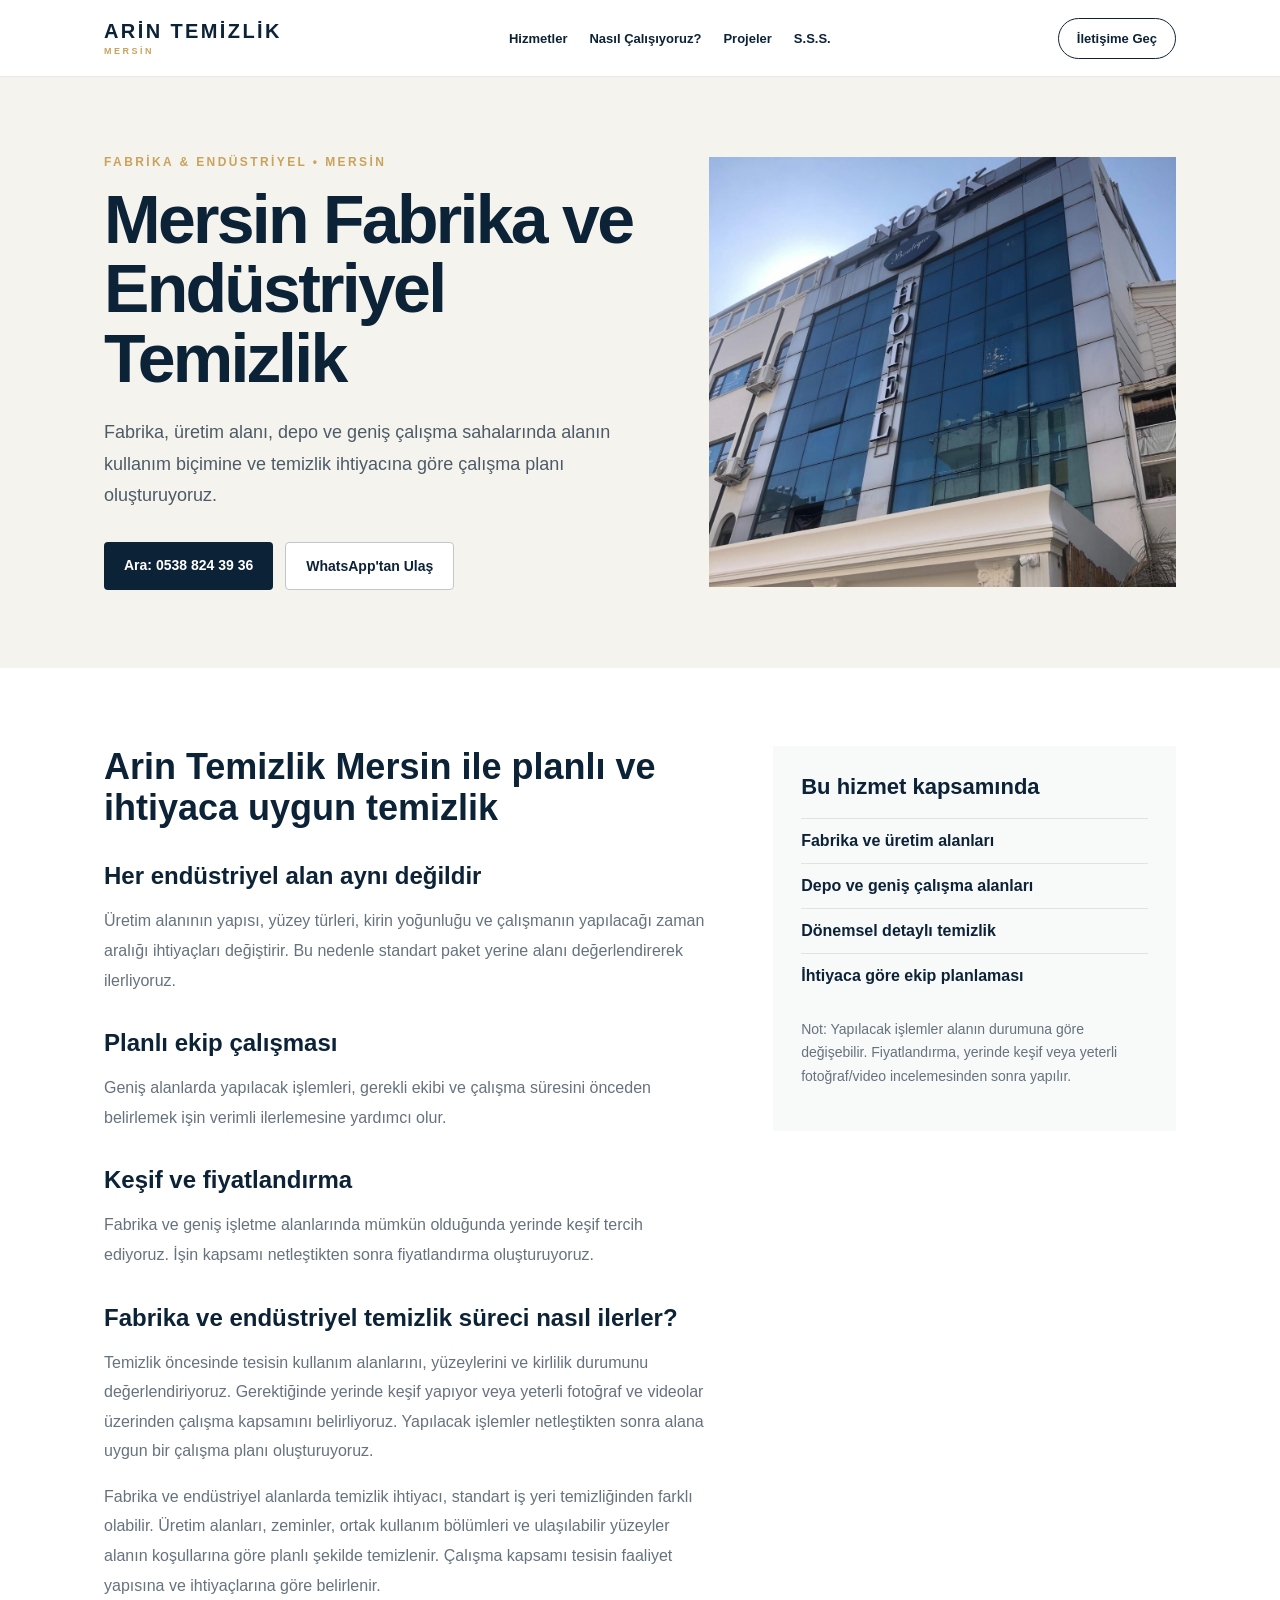
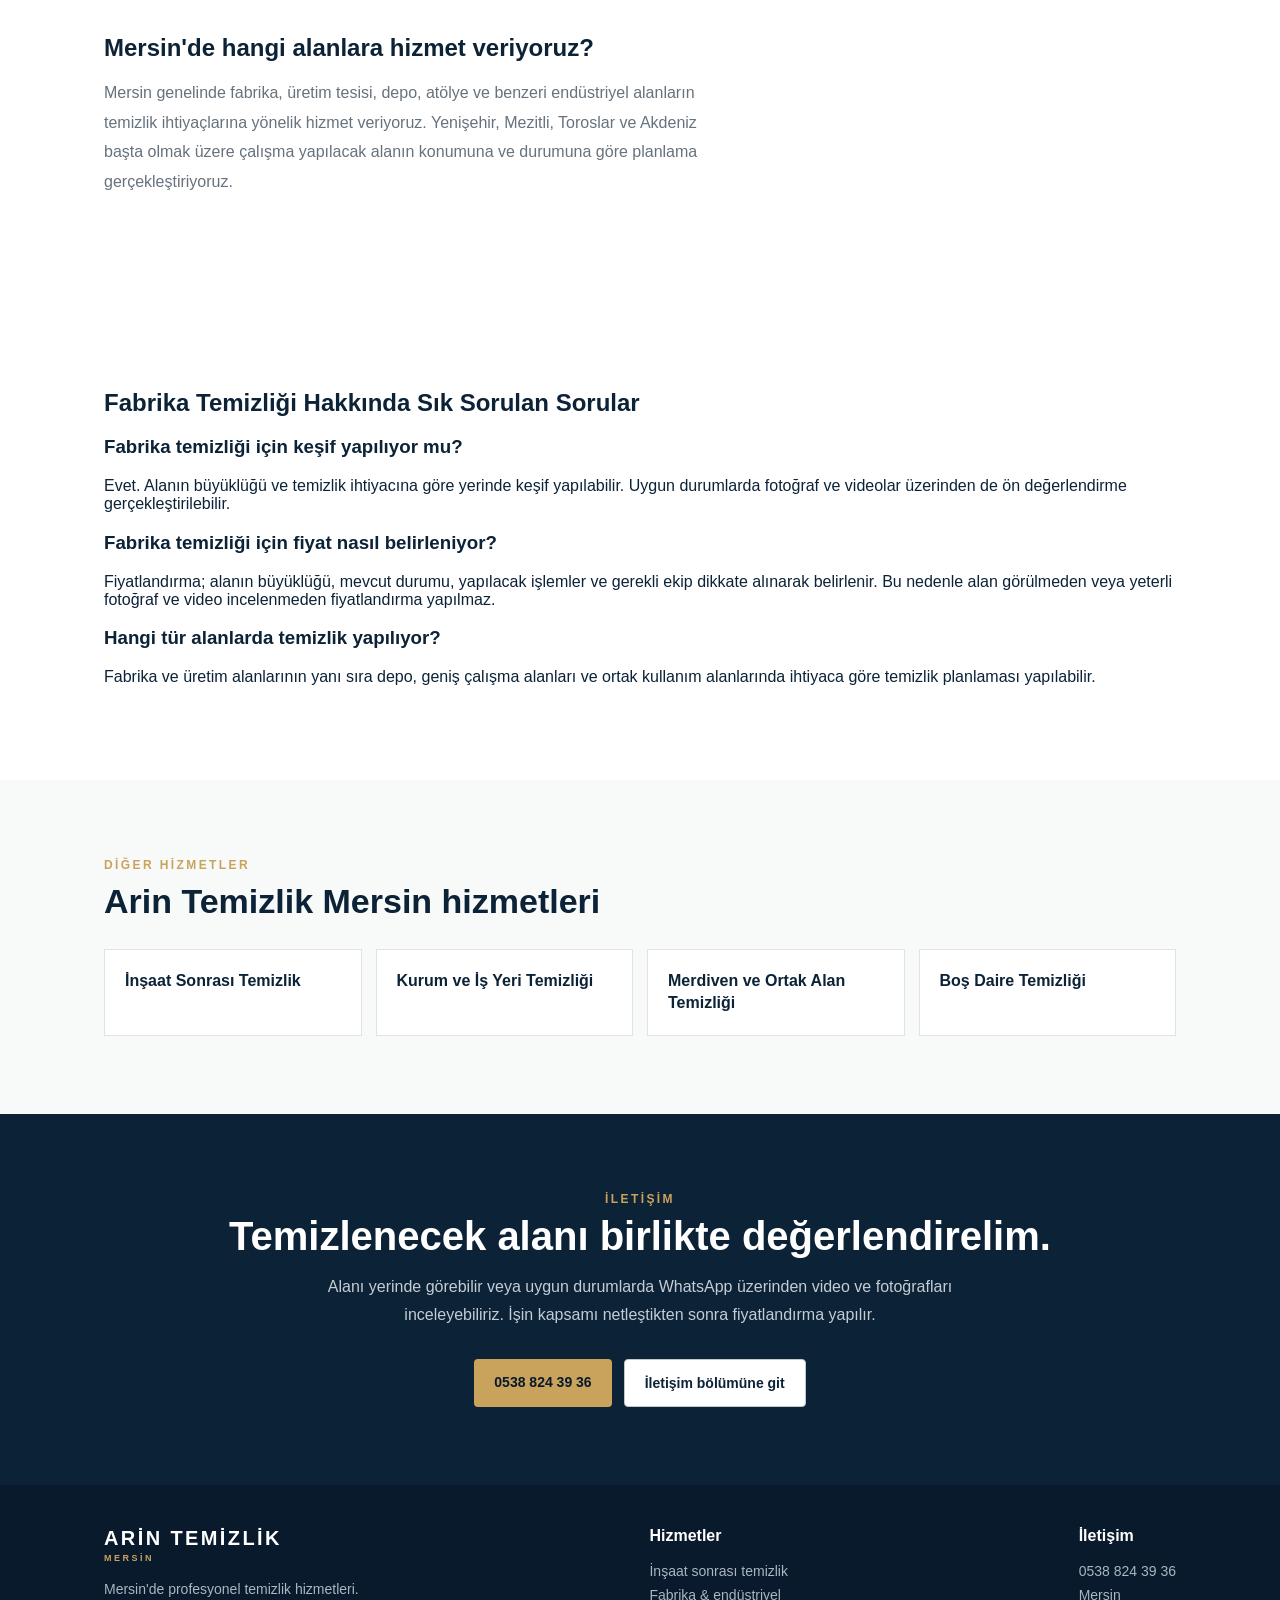
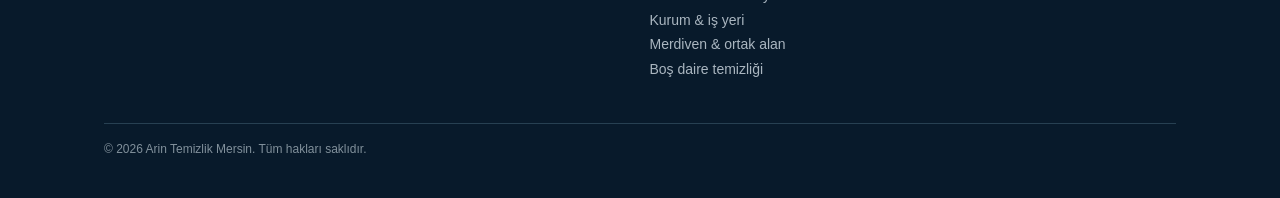
<file: fabrika-endustriyel-temizlik-mersin.html>
<!doctype html>
<html lang="tr">
<head>
<meta charset="utf-8">
<meta name="viewport" content="width=device-width,initial-scale=1">
<title>Mersin Fabrika ve Endüstriyel Temizlik | Arin Temizlik</title>
<meta name="description" content="Mersin'de fabrika, üretim alanı, depo ve geniş çalışma alanları için ihtiyaca göre planlanan profesyonel endüstriyel temizlik hizmeti.">
<meta name="robots" content="index,follow,max-image-preview:large">
<link rel="canonical" href="https://arintemizlikmersin.com/fabrika-endustriyel-temizlik-mersin.html">
<meta name="theme-color" content="#0c2237">
<meta property="og:locale" content="tr_TR">
<meta property="og:type" content="website">
<meta property="og:title" content="Mersin Fabrika ve Endüstriyel Temizlik | Arin Temizlik">
<meta property="og:description" content="Mersin'de fabrika, üretim alanı, depo ve geniş çalışma alanları için ihtiyaca göre planlanan profesyonel endüstriyel temizlik hizmeti.">
<meta property="og:url" content="https://arintemizlikmersin.com/fabrika-endustriyel-temizlik-mersin.html">
<meta property="og:site_name" content="Arin Temizlik Mersin">
<script type="application/ld+json">{"@context": "https://schema.org", "@type": "Service", "name": "Mersin Fabrika ve Endüstriyel Temizlik", "provider": {"@type": "LocalBusiness", "name": "Arin Temizlik Mersin", "url": "https://arintemizlikmersin.com/", "telephone": "+90 538 824 39 36"}, "areaServed": {"@type": "City", "name": "Mersin"}, "url": "https://arintemizlikmersin.com/fabrika-endustriyel-temizlik-mersin.html", "description": "Mersin'de fabrika, üretim alanı, depo ve geniş çalışma alanları için ihtiyaca göre planlanan profesyonel endüstriyel temizlik hizmeti."}</script>
<style>
:root{--ink:#0c2237;--blue:#123e64;--gold:#c9a35c;--paper:#f5f3ee;--white:#fff;--muted:#66727d;--line:#dfe3e5}
*{box-sizing:border-box}html{scroll-behavior:smooth}body{margin:0;font-family:Inter,Segoe UI,Arial,sans-serif;color:var(--ink);background:#fff}a{text-decoration:none;color:inherit}.wrap{max-width:1120px;margin:auto;padding:0 24px}
header{position:sticky;top:0;z-index:20;background:rgba(255,255,255,.96);border-bottom:1px solid #e8e8e8;backdrop-filter:blur(8px)}nav{min-height:76px;display:flex;align-items:center;justify-content:space-between;gap:20px}.brand{font-weight:900;letter-spacing:.12em;font-size:20px}.brand small{display:block;font-size:9px;letter-spacing:.28em;color:var(--gold);margin-top:3px}.navlinks{display:flex;gap:22px;font-size:13px;font-weight:750}.contact{padding:12px 18px;border:1px solid var(--ink);border-radius:999px;font-weight:800;font-size:13px}
.hero{background:var(--paper);padding:78px 0}.hero-grid{display:grid;grid-template-columns:1fr .85fr;gap:55px;align-items:center}.eyebrow{font-size:12px;font-weight:800;letter-spacing:.2em;color:var(--gold);text-transform:uppercase}.hero h1{font-size:clamp(42px,5.5vw,68px);line-height:1.02;letter-spacing:-.04em;margin:16px 0 24px}.hero p{font-size:18px;line-height:1.75;color:#4d5b67}.hero img{width:100%;height:430px;object-fit:cover;display:block}.actions{display:flex;gap:12px;margin-top:30px;flex-wrap:wrap}.btn{padding:15px 20px;border-radius:4px;font-weight:800;font-size:14px;display:inline-block}.primary{background:var(--ink);color:#fff}.secondary{border:1px solid #bfc7cc;background:#fff}
section{padding:78px 0}.content-grid{display:grid;grid-template-columns:1.2fr .8fr;gap:65px}.copy h2{font-size:36px;line-height:1.15;margin:0 0 16px}.copy h3{font-size:24px;margin:34px 0 10px}.copy p{color:var(--muted);line-height:1.85}.side{background:#f8f9f9;padding:28px;height:max-content}.side h2{font-size:22px;margin:0 0 18px}.side ul{list-style:none;padding:0;margin:0}.side li{padding:13px 0;border-top:1px solid var(--line);font-weight:750}.related{background:#f8f9f9}.related-grid{display:grid;grid-template-columns:repeat(4,1fr);gap:14px}.related a{background:#fff;border:1px solid var(--line);padding:20px;font-weight:800;line-height:1.4}.cta{text-align:center;background:var(--ink);color:#fff}.cta h2{font-size:40px;margin:8px 0 14px}.cta p{color:#c5cdd4;line-height:1.75;max-width:720px;margin:auto}.cta .actions{justify-content:center}.cta .secondary{color:var(--ink)}
footer{background:#081a2b;color:#fff;padding:42px 0}.footer-grid{display:flex;justify-content:space-between;gap:30px}.footer-grid p{color:#aab6c0;line-height:1.75;font-size:14px}.legal{margin-top:28px;padding-top:18px;border-top:1px solid #274052;color:#81909b;font-size:12px}
@media(max-width:850px){.navlinks{display:none}.hero-grid,.content-grid{grid-template-columns:1fr}.hero img{height:350px}.related-grid{grid-template-columns:1fr 1fr}.footer-grid{display:block}}
@media(max-width:520px){.hero{padding:55px 0}.hero h1{font-size:42px}.hero img{height:280px}section{padding:60px 0}.related-grid{grid-template-columns:1fr}.cta h2{font-size:32px}}
</style>
</head>
<body>
<header><div class="wrap"><nav>
<a class="brand" href="index.html">ARİN TEMİZLİK<small>MERSİN</small></a>
<div class="navlinks"><a href="index.html#hizmetler">Hizmetler</a><a href="index.html#surec">Nasıl Çalışıyoruz?</a><a href="index.html#projeler">Projeler</a><a href="index.html#sss">S.S.S.</a></div>
<a class="contact" href="index.html#iletisim">İletişime Geç</a>
</nav></div></header>

<main>
<section class="hero"><div class="wrap"><div class="hero-grid"><div>
<div class="eyebrow">Fabrika & endüstriyel • Mersin</div>
<h1>Mersin Fabrika ve Endüstriyel Temizlik</h1>
<p>Fabrika, üretim alanı, depo ve geniş çalışma sahalarında alanın kullanım biçimine ve temizlik ihtiyacına göre çalışma planı oluşturuyoruz.</p>
<div class="actions"><a class="btn primary" href="tel:+905388243936">Ara: 0538 824 39 36</a><a class="btn secondary" href="https://wa.me/905388243936?text=Merhaba%2C%20Arin%20Temizlik%27ten%20hizmet%20hakk%C4%B1nda%20bilgi%20almak%20istiyorum." target="_blank" rel="noopener">WhatsApp'tan Ulaş</a></div>
</div><img src="images/otel-projesi.jpg" alt="Mersin kurumsal ve geniş alan temizlik projesi"></div></div></section>

<section><div class="wrap"><div class="content-grid"><div class="copy">
<h2>Arin Temizlik Mersin ile planlı ve ihtiyaca uygun temizlik</h2>
<h3>Her endüstriyel alan aynı değildir</h3><p>Üretim alanının yapısı, yüzey türleri, kirin yoğunluğu ve çalışmanın yapılacağı zaman aralığı ihtiyaçları değiştirir. Bu nedenle standart paket yerine alanı değerlendirerek ilerliyoruz.</p><h3>Planlı ekip çalışması</h3><p>Geniş alanlarda yapılacak işlemleri, gerekli ekibi ve çalışma süresini önceden belirlemek işin verimli ilerlemesine yardımcı olur.</p><h3>Keşif ve fiyatlandırma</h3><p>Fabrika ve geniş işletme alanlarında mümkün olduğunda yerinde keşif tercih ediyoruz. İşin kapsamı netleştikten sonra fiyatlandırma oluşturuyoruz.</p>
<h3>Fabrika ve endüstriyel temizlik süreci nasıl ilerler?</h3>
<p>Temizlik öncesinde tesisin kullanım alanlarını, yüzeylerini ve kirlilik durumunu değerlendiriyoruz. Gerektiğinde yerinde keşif yapıyor veya yeterli fotoğraf ve videolar üzerinden çalışma kapsamını belirliyoruz. Yapılacak işlemler netleştikten sonra alana uygun bir çalışma planı oluşturuyoruz.</p>

<p>Fabrika ve endüstriyel alanlarda temizlik ihtiyacı, standart iş yeri temizliğinden farklı olabilir. Üretim alanları, zeminler, ortak kullanım bölümleri ve ulaşılabilir yüzeyler alanın koşullarına göre planlı şekilde temizlenir. Çalışma kapsamı tesisin faaliyet yapısına ve ihtiyaçlarına göre belirlenir.</p>

<h3>Mersin'de hangi alanlara hizmet veriyoruz?</h3>
<p>Mersin genelinde fabrika, üretim tesisi, depo, atölye ve benzeri endüstriyel alanların temizlik ihtiyaçlarına yönelik hizmet veriyoruz. Yenişehir, Mezitli, Toroslar ve Akdeniz başta olmak üzere çalışma yapılacak alanın konumuna ve durumuna göre planlama gerçekleştiriyoruz.</p></div><aside class="side"><h2>Bu hizmet kapsamında</h2><ul><li>Fabrika ve üretim alanları</li><li>Depo ve geniş çalışma alanları</li><li>Dönemsel detaylı temizlik</li><li>İhtiyaca göre ekip planlaması</li></ul><p style="margin-top:20px;color:#66727d;line-height:1.7;font-size:14px">Not: Yapılacak işlemler alanın durumuna göre değişebilir. Fiyatlandırma, yerinde keşif veya yeterli fotoğraf/video incelemesinden sonra yapılır.</p></aside></div></div></section>

<section>
<div class="wrap">
<h2>Fabrika Temizliği Hakkında Sık Sorulan Sorular</h2>

<h3>Fabrika temizliği için keşif yapılıyor mu?</h3>
<p>Evet. Alanın büyüklüğü ve temizlik ihtiyacına göre yerinde keşif yapılabilir. Uygun durumlarda fotoğraf ve videolar üzerinden de ön değerlendirme gerçekleştirilebilir.</p>

<h3>Fabrika temizliği için fiyat nasıl belirleniyor?</h3>
<p>Fiyatlandırma; alanın büyüklüğü, mevcut durumu, yapılacak işlemler ve gerekli ekip dikkate alınarak belirlenir. Bu nedenle alan görülmeden veya yeterli fotoğraf ve video incelenmeden fiyatlandırma yapılmaz.</p>

<h3>Hangi tür alanlarda temizlik yapılıyor?</h3>
<p>Fabrika ve üretim alanlarının yanı sıra depo, geniş çalışma alanları ve ortak kullanım alanlarında ihtiyaca göre temizlik planlaması yapılabilir.</p>
</div>
</section><section class="related"><div class="wrap"><div class="eyebrow">Diğer hizmetler</div><h2 style="font-size:34px;margin:10px 0 28px">Arin Temizlik Mersin hizmetleri</h2><div class="related-grid"><a href="insaat-sonrasi-temizlik-mersin.html">İnşaat Sonrası Temizlik</a><a href="kurum-is-yeri-temizligi-mersin.html">Kurum ve İş Yeri Temizliği</a><a href="merdiven-ortak-alan-temizligi-mersin.html">Merdiven ve Ortak Alan Temizliği</a><a href="bos-daire-temizligi-mersin.html">Boş Daire Temizliği</a></div></div></section>

<section class="cta"><div class="wrap"><div class="eyebrow">İletişim</div><h2>Temizlenecek alanı birlikte değerlendirelim.</h2><p>Alanı yerinde görebilir veya uygun durumlarda WhatsApp üzerinden video ve fotoğrafları inceleyebiliriz. İşin kapsamı netleştikten sonra fiyatlandırma yapılır.</p><div class="actions"><a class="btn primary" style="background:#c9a35c;color:#081a2b" href="tel:+905388243936">0538 824 39 36</a><a class="btn secondary" href="index.html#iletisim">İletişim bölümüne git</a></div></div></section>
</main>

<footer><div class="wrap"><div class="footer-grid"><div><a class="brand" href="index.html">ARİN TEMİZLİK<small>MERSİN</small></a><p>Mersin'de profesyonel temizlik hizmetleri.</p></div><div><b>Hizmetler</b><p><a href="insaat-sonrasi-temizlik-mersin.html">İnşaat sonrası temizlik</a><br><a href="fabrika-endustriyel-temizlik-mersin.html">Fabrika & endüstriyel</a><br><a href="kurum-is-yeri-temizligi-mersin.html">Kurum & iş yeri</a><br><a href="merdiven-ortak-alan-temizligi-mersin.html">Merdiven & ortak alan</a><br><a href="bos-daire-temizligi-mersin.html">Boş daire temizliği</a></p></div><div><b>İletişim</b><p><a href="tel:+905388243936">0538 824 39 36</a><br>Mersin</p></div></div><div class="legal">© 2026 Arin Temizlik Mersin. Tüm hakları saklıdır.</div></div></footer>
</body></html>
</file>
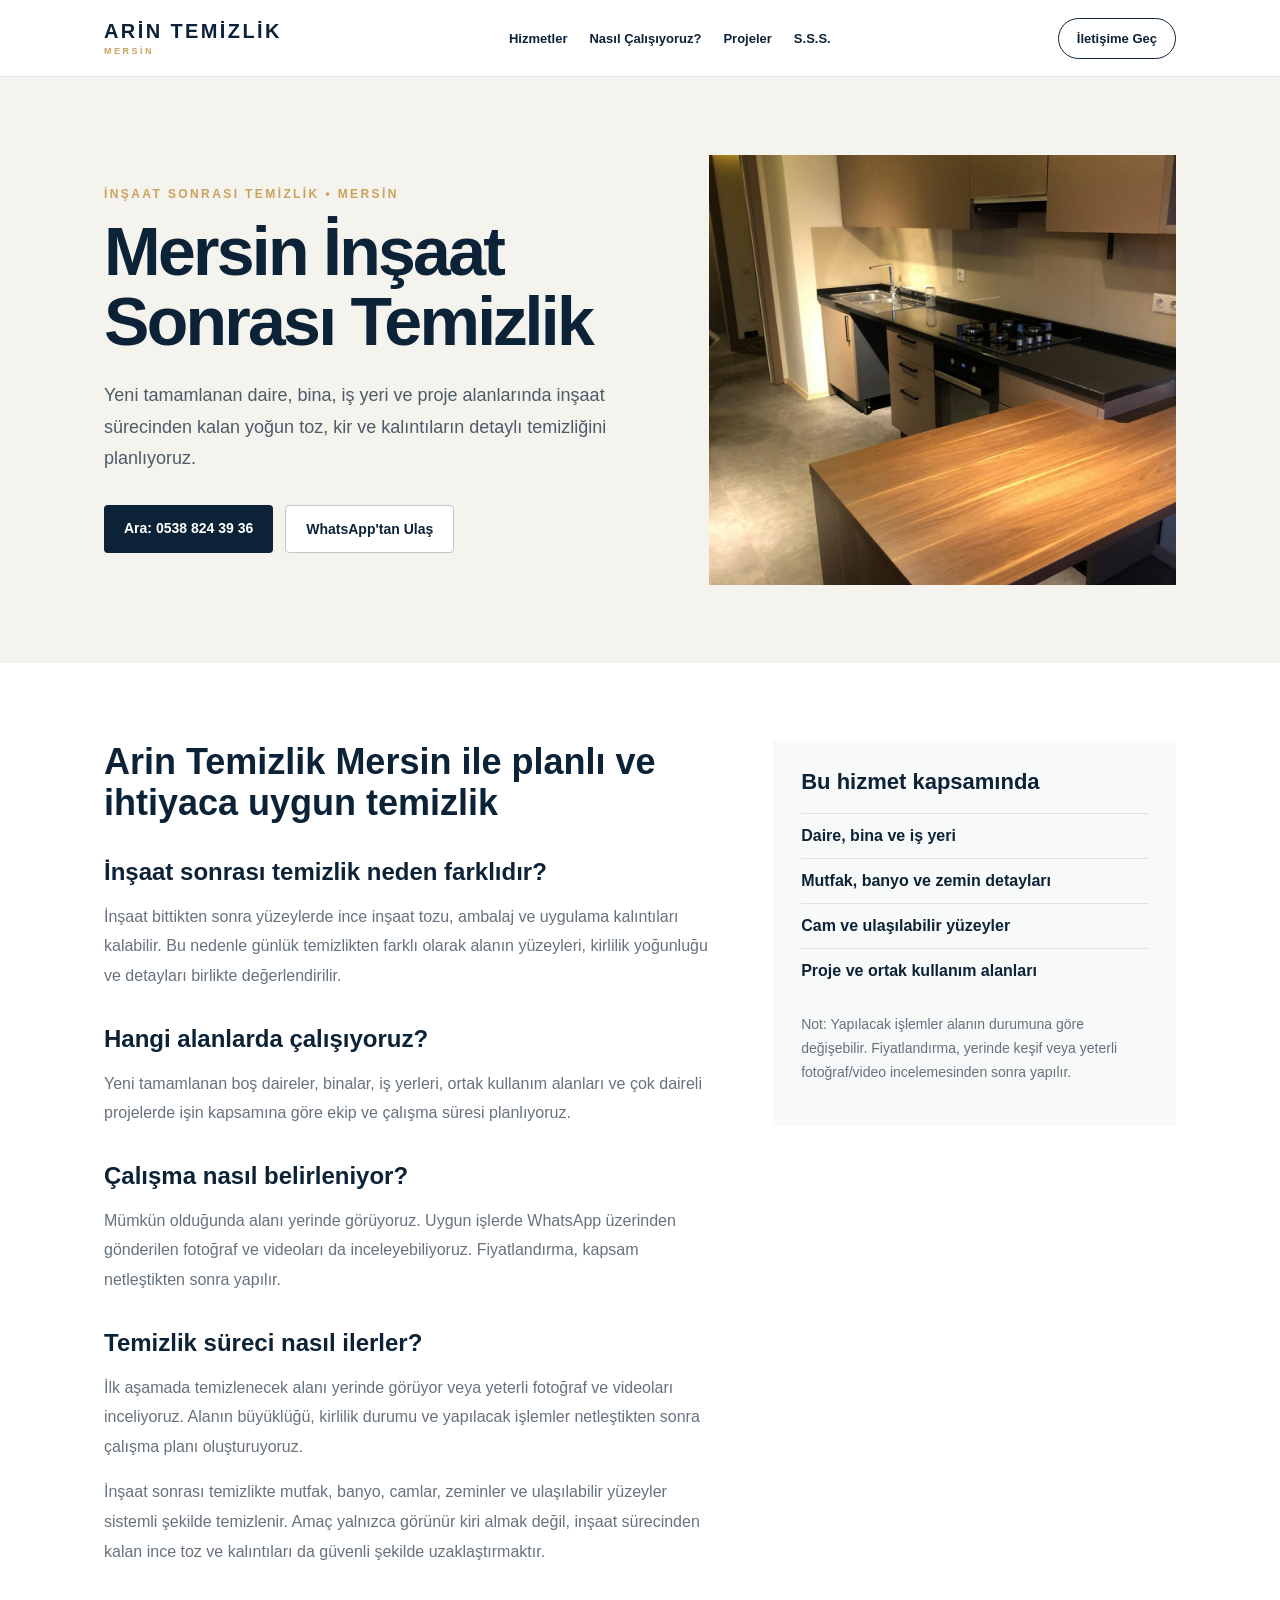
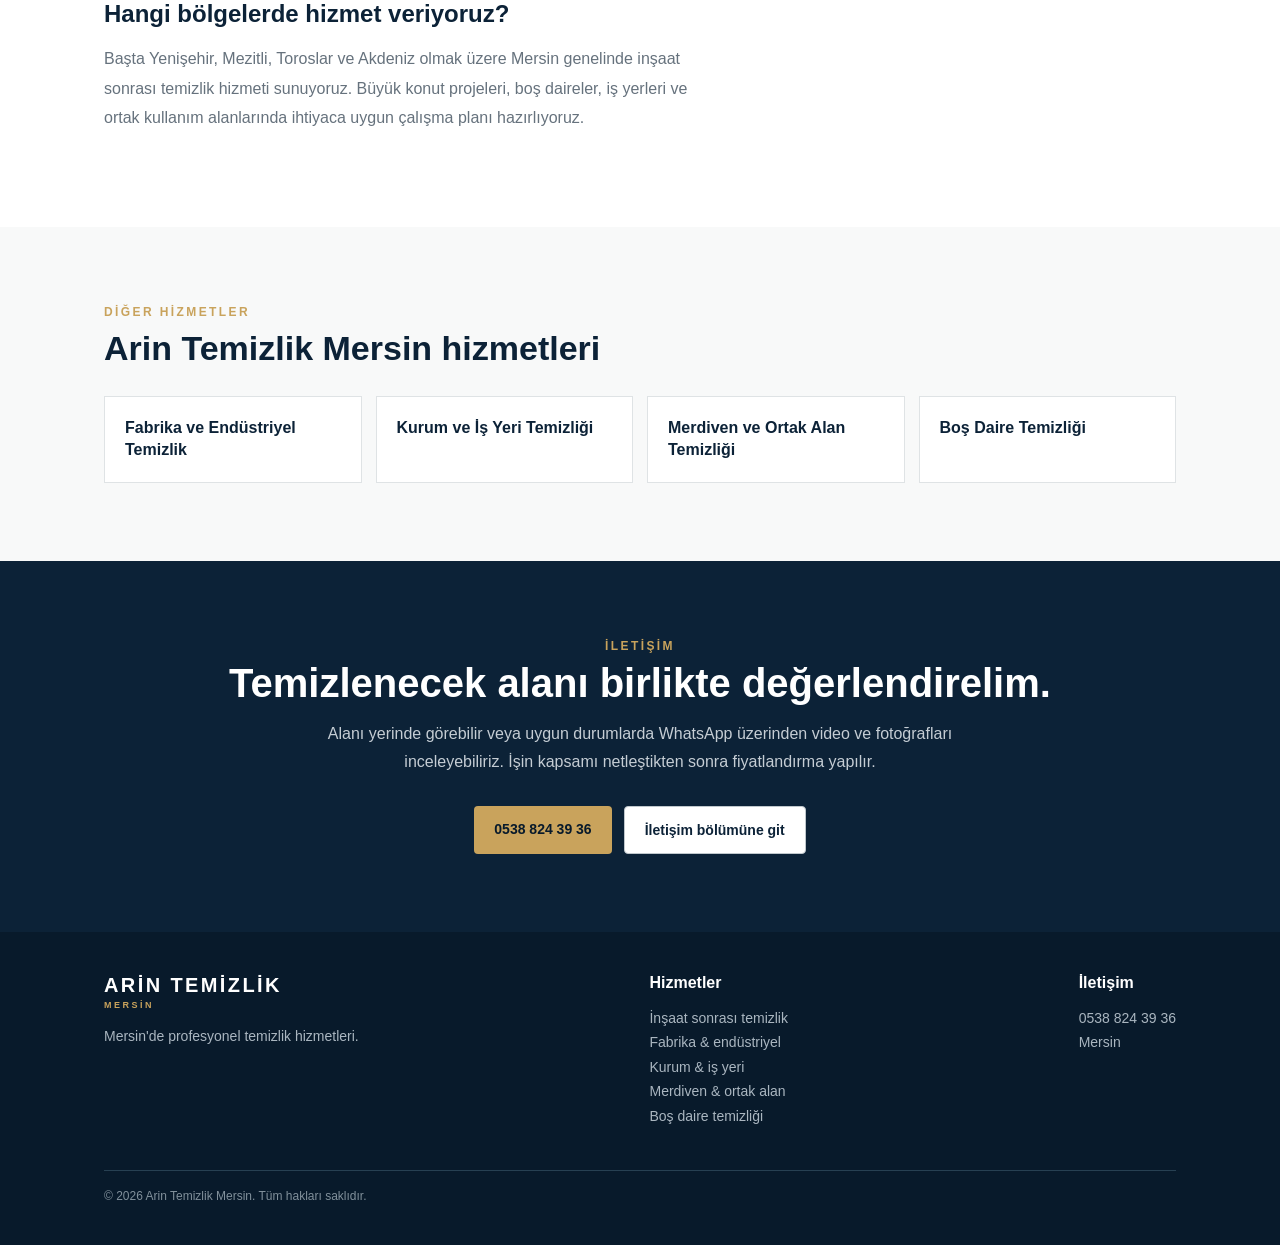
<file: insaat-sonrasi-temizlik-mersin.html>
<!doctype html>
<html lang="tr">
<head>
<meta charset="utf-8">
<meta name="viewport" content="width=device-width,initial-scale=1">
<title>Mersin İnşaat Sonrası Temizlik | Arin Temizlik Mersin</title>
<meta name="description" content="Mersin'de inşaat sonrası daire, bina, iş yeri ve proje temizliği. Alanın durumuna göre keşif veya fotoğraf/video incelemesiyle çalışma planı oluşturuyoruz.">
<meta name="robots" content="index,follow,max-image-preview:large">
<link rel="canonical" href="https://arintemizlikmersin.com/insaat-sonrasi-temizlik-mersin.html">
<meta name="theme-color" content="#0c2237">
<meta property="og:locale" content="tr_TR">
<meta property="og:type" content="website">
<meta property="og:title" content="Mersin İnşaat Sonrası Temizlik | Arin Temizlik Mersin">
<meta property="og:description" content="Mersin'de inşaat sonrası daire, bina, iş yeri ve proje temizliği. Alanın durumuna göre keşif veya fotoğraf/video incelemesiyle çalışma planı oluşturuyoruz.">
<meta property="og:url" content="https://arintemizlikmersin.com/insaat-sonrasi-temizlik-mersin.html">
<meta property="og:site_name" content="Arin Temizlik Mersin">
<script type="application/ld+json">{"@context": "https://schema.org", "@type": "Service", "name": "Mersin İnşaat Sonrası Temizlik", "provider": {"@type": "LocalBusiness", "name": "Arin Temizlik Mersin", "url": "https://arintemizlikmersin.com/", "telephone": "+90 538 824 39 36"}, "areaServed": {"@type": "City", "name": "Mersin"}, "url": "https://arintemizlikmersin.com/insaat-sonrasi-temizlik-mersin.html", "description": "Mersin'de inşaat sonrası daire, bina, iş yeri ve proje temizliği. Alanın durumuna göre keşif veya fotoğraf/video incelemesiyle çalışma planı oluşturuyoruz."}</script>
<style>
:root{--ink:#0c2237;--blue:#123e64;--gold:#c9a35c;--paper:#f5f3ee;--white:#fff;--muted:#66727d;--line:#dfe3e5}
*{box-sizing:border-box}html{scroll-behavior:smooth}body{margin:0;font-family:Inter,Segoe UI,Arial,sans-serif;color:var(--ink);background:#fff}a{text-decoration:none;color:inherit}.wrap{max-width:1120px;margin:auto;padding:0 24px}
header{position:sticky;top:0;z-index:20;background:rgba(255,255,255,.96);border-bottom:1px solid #e8e8e8;backdrop-filter:blur(8px)}nav{min-height:76px;display:flex;align-items:center;justify-content:space-between;gap:20px}.brand{font-weight:900;letter-spacing:.12em;font-size:20px}.brand small{display:block;font-size:9px;letter-spacing:.28em;color:var(--gold);margin-top:3px}.navlinks{display:flex;gap:22px;font-size:13px;font-weight:750}.contact{padding:12px 18px;border:1px solid var(--ink);border-radius:999px;font-weight:800;font-size:13px}
.hero{background:var(--paper);padding:78px 0}.hero-grid{display:grid;grid-template-columns:1fr .85fr;gap:55px;align-items:center}.eyebrow{font-size:12px;font-weight:800;letter-spacing:.2em;color:var(--gold);text-transform:uppercase}.hero h1{font-size:clamp(42px,5.5vw,68px);line-height:1.02;letter-spacing:-.04em;margin:16px 0 24px}.hero p{font-size:18px;line-height:1.75;color:#4d5b67}.hero img{width:100%;height:430px;object-fit:cover;display:block}.actions{display:flex;gap:12px;margin-top:30px;flex-wrap:wrap}.btn{padding:15px 20px;border-radius:4px;font-weight:800;font-size:14px;display:inline-block}.primary{background:var(--ink);color:#fff}.secondary{border:1px solid #bfc7cc;background:#fff}
section{padding:78px 0}.content-grid{display:grid;grid-template-columns:1.2fr .8fr;gap:65px}.copy h2{font-size:36px;line-height:1.15;margin:0 0 16px}.copy h3{font-size:24px;margin:34px 0 10px}.copy p{color:var(--muted);line-height:1.85}.side{background:#f8f9f9;padding:28px;height:max-content}.side h2{font-size:22px;margin:0 0 18px}.side ul{list-style:none;padding:0;margin:0}.side li{padding:13px 0;border-top:1px solid var(--line);font-weight:750}.related{background:#f8f9f9}.related-grid{display:grid;grid-template-columns:repeat(4,1fr);gap:14px}.related a{background:#fff;border:1px solid var(--line);padding:20px;font-weight:800;line-height:1.4}.cta{text-align:center;background:var(--ink);color:#fff}.cta h2{font-size:40px;margin:8px 0 14px}.cta p{color:#c5cdd4;line-height:1.75;max-width:720px;margin:auto}.cta .actions{justify-content:center}.cta .secondary{color:var(--ink)}
footer{background:#081a2b;color:#fff;padding:42px 0}.footer-grid{display:flex;justify-content:space-between;gap:30px}.footer-grid p{color:#aab6c0;line-height:1.75;font-size:14px}.legal{margin-top:28px;padding-top:18px;border-top:1px solid #274052;color:#81909b;font-size:12px}
@media(max-width:850px){.navlinks{display:none}.hero-grid,.content-grid{grid-template-columns:1fr}.hero img{height:350px}.related-grid{grid-template-columns:1fr 1fr}.footer-grid{display:block}}
@media(max-width:520px){.hero{padding:55px 0}.hero h1{font-size:42px}.hero img{height:280px}section{padding:60px 0}.related-grid{grid-template-columns:1fr}.cta h2{font-size:32px}}
</style>
</head>
<body>
<header><div class="wrap"><nav>
<a class="brand" href="index.html">ARİN TEMİZLİK<small>MERSİN</small></a>
<div class="navlinks"><a href="index.html#hizmetler">Hizmetler</a><a href="index.html#surec">Nasıl Çalışıyoruz?</a><a href="index.html#projeler">Projeler</a><a href="index.html#sss">S.S.S.</a></div>
<a class="contact" href="index.html#iletisim">İletişime Geç</a>
</nav></div></header>

<main>
<section class="hero"><div class="wrap"><div class="hero-grid"><div>
<div class="eyebrow">İnşaat sonrası temizlik • Mersin</div>
<h1>Mersin İnşaat Sonrası Temizlik</h1>
<p>Yeni tamamlanan daire, bina, iş yeri ve proje alanlarında inşaat sürecinden kalan yoğun toz, kir ve kalıntıların detaylı temizliğini planlıyoruz.</p>
<div class="actions"><a class="btn primary" href="tel:+905388243936">Ara: 0538 824 39 36</a><a class="btn secondary" href="https://wa.me/905388243936?text=Merhaba%2C%20Arin%20Temizlik%27ten%20hizmet%20hakk%C4%B1nda%20bilgi%20almak%20istiyorum." target="_blank" rel="noopener">WhatsApp'tan Ulaş</a></div>
</div><img src="images/mutfak-sonra.jpg" alt="Mersin inşaat sonrası temizlik sonrası temizlenmiş mutfak"></div></div></section>

<section><div class="wrap"><div class="content-grid"><div class="copy">
<h2>Arin Temizlik Mersin ile planlı ve ihtiyaca uygun temizlik</h2>
<h3>İnşaat sonrası temizlik neden farklıdır?</h3><p>İnşaat bittikten sonra yüzeylerde ince inşaat tozu, ambalaj ve uygulama kalıntıları kalabilir. Bu nedenle günlük temizlikten farklı olarak alanın yüzeyleri, kirlilik yoğunluğu ve detayları birlikte değerlendirilir.</p><h3>Hangi alanlarda çalışıyoruz?</h3><p>Yeni tamamlanan boş daireler, binalar, iş yerleri, ortak kullanım alanları ve çok daireli projelerde işin kapsamına göre ekip ve çalışma süresi planlıyoruz.</p><h3>Çalışma nasıl belirleniyor?</h3><p>Mümkün olduğunda alanı yerinde görüyoruz. Uygun işlerde WhatsApp üzerinden gönderilen fotoğraf ve videoları da inceleyebiliyoruz. Fiyatlandırma, kapsam netleştikten sonra yapılır.</p>
<h3>Temizlik süreci nasıl ilerler?</h3>
<p>İlk aşamada temizlenecek alanı yerinde görüyor veya yeterli fotoğraf ve videoları inceliyoruz. Alanın büyüklüğü, kirlilik durumu ve yapılacak işlemler netleştikten sonra çalışma planı oluşturuyoruz.</p>

<p>İnşaat sonrası temizlikte mutfak, banyo, camlar, zeminler ve ulaşılabilir yüzeyler sistemli şekilde temizlenir. Amaç yalnızca görünür kiri almak değil, inşaat sürecinden kalan ince toz ve kalıntıları da güvenli şekilde uzaklaştırmaktır.</p>

<h3>Hangi bölgelerde hizmet veriyoruz?</h3>
<p>Başta Yenişehir, Mezitli, Toroslar ve Akdeniz olmak üzere Mersin genelinde inşaat sonrası temizlik hizmeti sunuyoruz. Büyük konut projeleri, boş daireler, iş yerleri ve ortak kullanım alanlarında ihtiyaca uygun çalışma planı hazırlıyoruz.</p></div><aside class="side"><h2>Bu hizmet kapsamında</h2><ul><li>Daire, bina ve iş yeri</li><li>Mutfak, banyo ve zemin detayları</li><li>Cam ve ulaşılabilir yüzeyler</li><li>Proje ve ortak kullanım alanları</li></ul><p style="margin-top:20px;color:#66727d;line-height:1.7;font-size:14px">Not: Yapılacak işlemler alanın durumuna göre değişebilir. Fiyatlandırma, yerinde keşif veya yeterli fotoğraf/video incelemesinden sonra yapılır.</p></aside></div></div></section>

<section class="related"><div class="wrap"><div class="eyebrow">Diğer hizmetler</div><h2 style="font-size:34px;margin:10px 0 28px">Arin Temizlik Mersin hizmetleri</h2><div class="related-grid"><a href="fabrika-endustriyel-temizlik-mersin.html">Fabrika ve Endüstriyel Temizlik</a><a href="kurum-is-yeri-temizligi-mersin.html">Kurum ve İş Yeri Temizliği</a><a href="merdiven-ortak-alan-temizligi-mersin.html">Merdiven ve Ortak Alan Temizliği</a><a href="bos-daire-temizligi-mersin.html">Boş Daire Temizliği</a></div></div></section>

<section class="cta"><div class="wrap"><div class="eyebrow">İletişim</div><h2>Temizlenecek alanı birlikte değerlendirelim.</h2><p>Alanı yerinde görebilir veya uygun durumlarda WhatsApp üzerinden video ve fotoğrafları inceleyebiliriz. İşin kapsamı netleştikten sonra fiyatlandırma yapılır.</p><div class="actions"><a class="btn primary" style="background:#c9a35c;color:#081a2b" href="tel:+905388243936">0538 824 39 36</a><a class="btn secondary" href="index.html#iletisim">İletişim bölümüne git</a></div></div></section>
</main>

<footer><div class="wrap"><div class="footer-grid"><div><a class="brand" href="index.html">ARİN TEMİZLİK<small>MERSİN</small></a><p>Mersin'de profesyonel temizlik hizmetleri.</p></div><div><b>Hizmetler</b><p><a href="insaat-sonrasi-temizlik-mersin.html">İnşaat sonrası temizlik</a><br><a href="fabrika-endustriyel-temizlik-mersin.html">Fabrika & endüstriyel</a><br><a href="kurum-is-yeri-temizligi-mersin.html">Kurum & iş yeri</a><br><a href="merdiven-ortak-alan-temizligi-mersin.html">Merdiven & ortak alan</a><br><a href="bos-daire-temizligi-mersin.html">Boş daire temizliği</a></p></div><div><b>İletişim</b><p><a href="tel:+905388243936">0538 824 39 36</a><br>Mersin</p></div></div><div class="legal">© 2026 Arin Temizlik Mersin. Tüm hakları saklıdır.</div></div></footer>
</body></html>
</file>
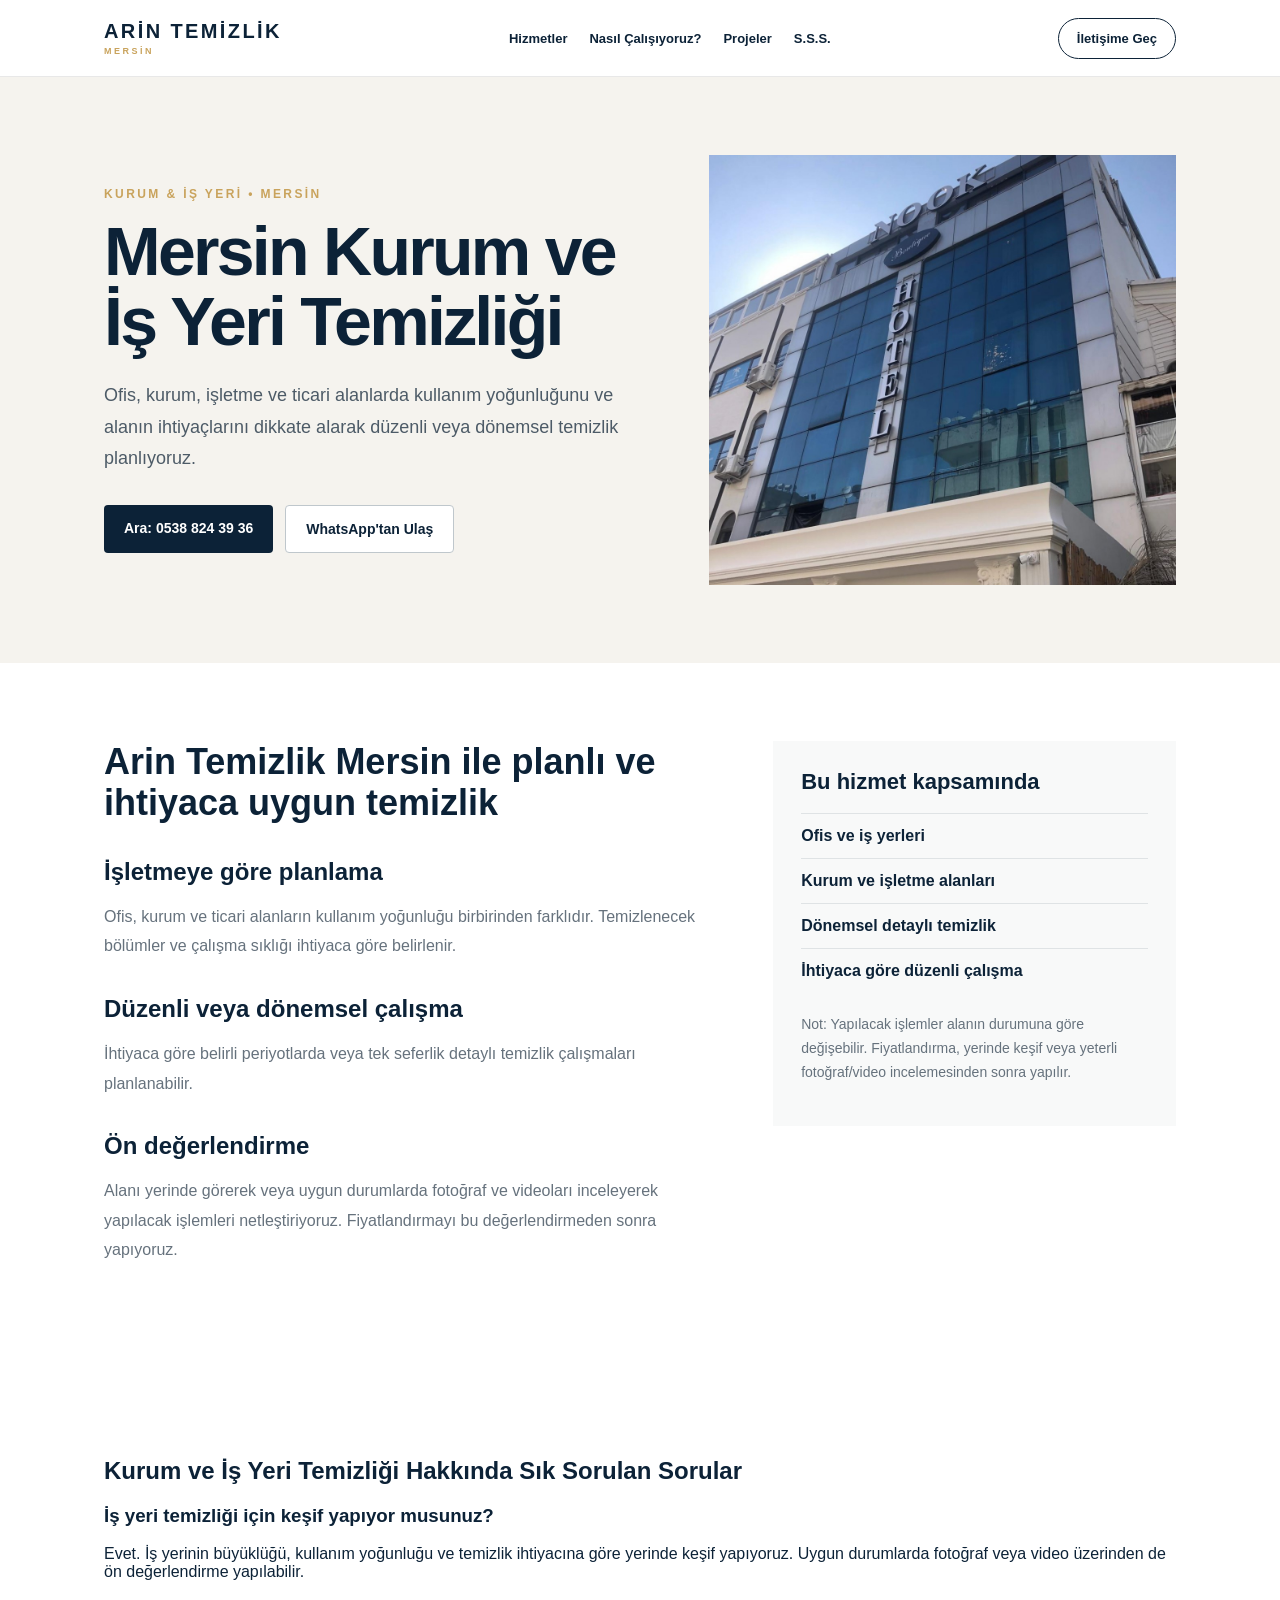
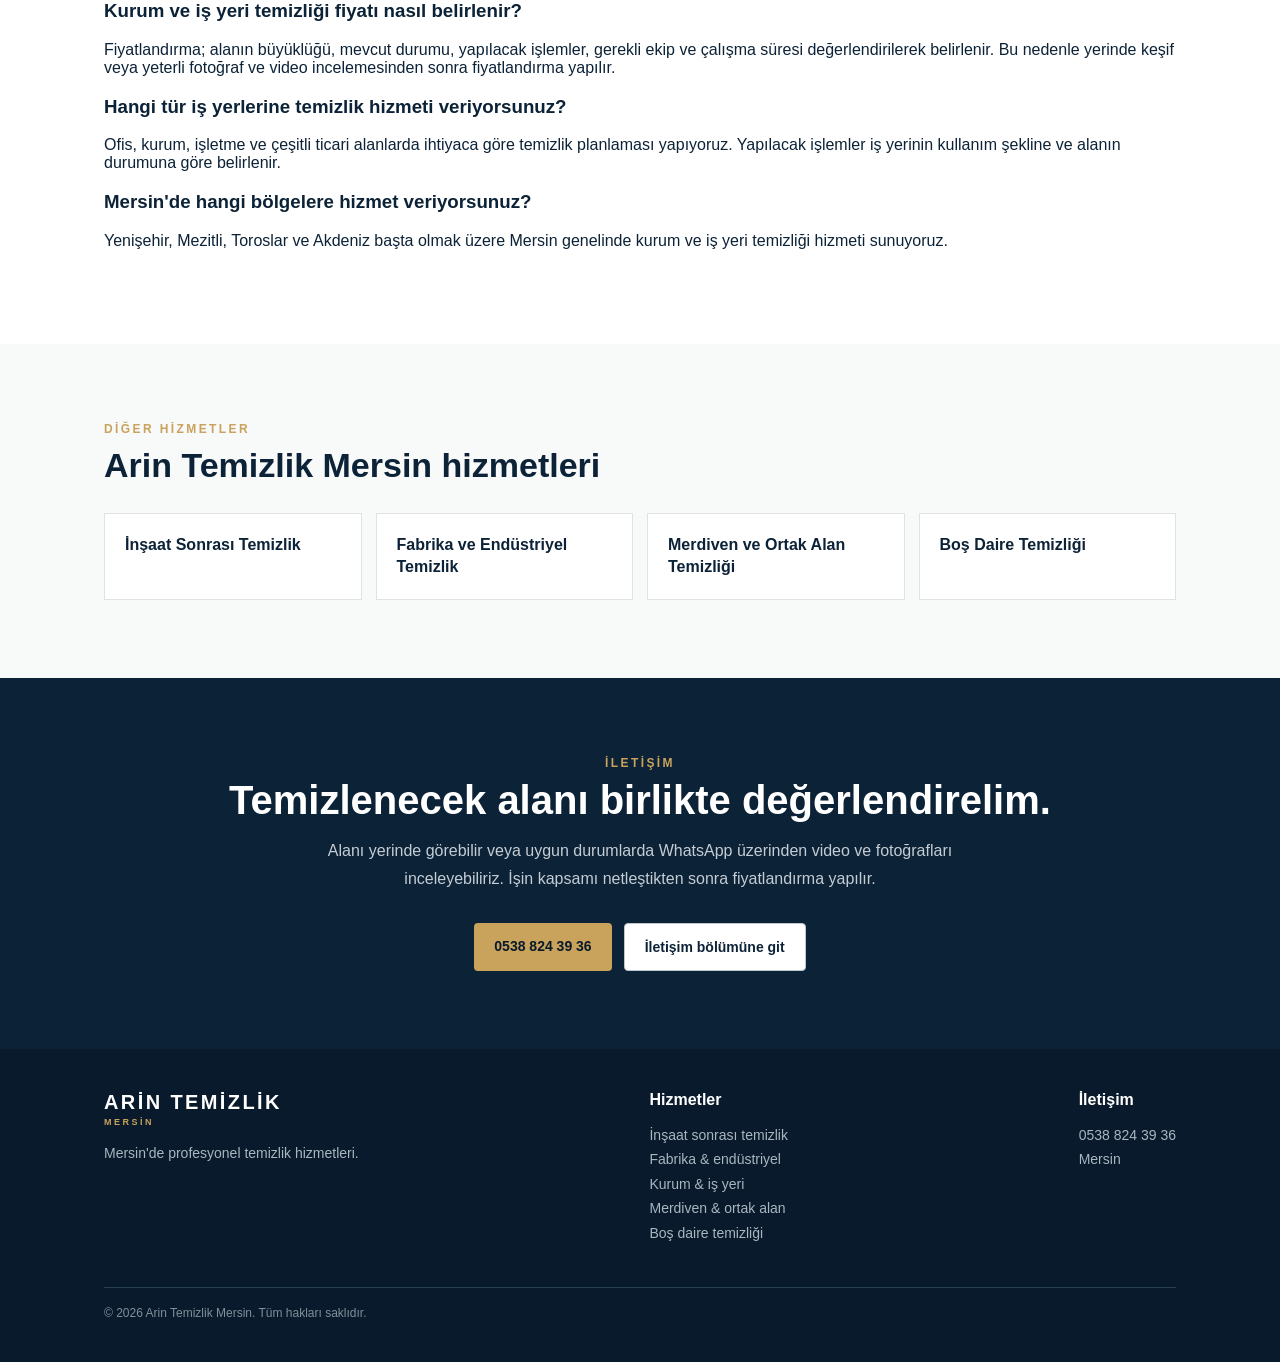
<file: kurum-is-yeri-temizligi-mersin.html>
<!doctype html>
<html lang="tr">
<head>
<meta charset="utf-8">
<meta name="viewport" content="width=device-width,initial-scale=1">
<title>Mersin Kurum ve İş Yeri Temizliği | Arin Temizlik</title>
<meta name="description" content="Mersin'de kurum, ofis, işletme ve iş yeri temizliği. Alanın yapısına göre düzenli veya dönemsel profesyonel temizlik planı.">
<meta name="robots" content="index,follow,max-image-preview:large">
<link rel="canonical" href="https://arintemizlikmersin.com/kurum-is-yeri-temizligi-mersin.html">
<meta name="theme-color" content="#0c2237">
<meta property="og:locale" content="tr_TR">
<meta property="og:type" content="website">
<meta property="og:title" content="Mersin Kurum ve İş Yeri Temizliği | Arin Temizlik">
<meta property="og:description" content="Mersin'de kurum, ofis, işletme ve iş yeri temizliği. Alanın yapısına göre düzenli veya dönemsel profesyonel temizlik planı.">
<meta property="og:url" content="https://arintemizlikmersin.com/kurum-is-yeri-temizligi-mersin.html">
<meta property="og:site_name" content="Arin Temizlik Mersin">
<script type="application/ld+json">{"@context": "https://schema.org", "@type": "Service", "name": "Mersin Kurum ve İş Yeri Temizliği", "provider": {"@type": "LocalBusiness", "name": "Arin Temizlik Mersin", "url": "https://arintemizlikmersin.com/", "telephone": "+90 538 824 39 36"}, "areaServed": {"@type": "City", "name": "Mersin"}, "url": "https://arintemizlikmersin.com/kurum-is-yeri-temizligi-mersin.html", "description": "Mersin'de kurum, ofis, işletme ve iş yeri temizliği. Alanın yapısına göre düzenli veya dönemsel profesyonel temizlik planı."}</script>
<style>
:root{--ink:#0c2237;--blue:#123e64;--gold:#c9a35c;--paper:#f5f3ee;--white:#fff;--muted:#66727d;--line:#dfe3e5}
*{box-sizing:border-box}html{scroll-behavior:smooth}body{margin:0;font-family:Inter,Segoe UI,Arial,sans-serif;color:var(--ink);background:#fff}a{text-decoration:none;color:inherit}.wrap{max-width:1120px;margin:auto;padding:0 24px}
header{position:sticky;top:0;z-index:20;background:rgba(255,255,255,.96);border-bottom:1px solid #e8e8e8;backdrop-filter:blur(8px)}nav{min-height:76px;display:flex;align-items:center;justify-content:space-between;gap:20px}.brand{font-weight:900;letter-spacing:.12em;font-size:20px}.brand small{display:block;font-size:9px;letter-spacing:.28em;color:var(--gold);margin-top:3px}.navlinks{display:flex;gap:22px;font-size:13px;font-weight:750}.contact{padding:12px 18px;border:1px solid var(--ink);border-radius:999px;font-weight:800;font-size:13px}
.hero{background:var(--paper);padding:78px 0}.hero-grid{display:grid;grid-template-columns:1fr .85fr;gap:55px;align-items:center}.eyebrow{font-size:12px;font-weight:800;letter-spacing:.2em;color:var(--gold);text-transform:uppercase}.hero h1{font-size:clamp(42px,5.5vw,68px);line-height:1.02;letter-spacing:-.04em;margin:16px 0 24px}.hero p{font-size:18px;line-height:1.75;color:#4d5b67}.hero img{width:100%;height:430px;object-fit:cover;display:block}.actions{display:flex;gap:12px;margin-top:30px;flex-wrap:wrap}.btn{padding:15px 20px;border-radius:4px;font-weight:800;font-size:14px;display:inline-block}.primary{background:var(--ink);color:#fff}.secondary{border:1px solid #bfc7cc;background:#fff}
section{padding:78px 0}.content-grid{display:grid;grid-template-columns:1.2fr .8fr;gap:65px}.copy h2{font-size:36px;line-height:1.15;margin:0 0 16px}.copy h3{font-size:24px;margin:34px 0 10px}.copy p{color:var(--muted);line-height:1.85}.side{background:#f8f9f9;padding:28px;height:max-content}.side h2{font-size:22px;margin:0 0 18px}.side ul{list-style:none;padding:0;margin:0}.side li{padding:13px 0;border-top:1px solid var(--line);font-weight:750}.related{background:#f8f9f9}.related-grid{display:grid;grid-template-columns:repeat(4,1fr);gap:14px}.related a{background:#fff;border:1px solid var(--line);padding:20px;font-weight:800;line-height:1.4}.cta{text-align:center;background:var(--ink);color:#fff}.cta h2{font-size:40px;margin:8px 0 14px}.cta p{color:#c5cdd4;line-height:1.75;max-width:720px;margin:auto}.cta .actions{justify-content:center}.cta .secondary{color:var(--ink)}
footer{background:#081a2b;color:#fff;padding:42px 0}.footer-grid{display:flex;justify-content:space-between;gap:30px}.footer-grid p{color:#aab6c0;line-height:1.75;font-size:14px}.legal{margin-top:28px;padding-top:18px;border-top:1px solid #274052;color:#81909b;font-size:12px}
@media(max-width:850px){.navlinks{display:none}.hero-grid,.content-grid{grid-template-columns:1fr}.hero img{height:350px}.related-grid{grid-template-columns:1fr 1fr}.footer-grid{display:block}}
@media(max-width:520px){.hero{padding:55px 0}.hero h1{font-size:42px}.hero img{height:280px}section{padding:60px 0}.related-grid{grid-template-columns:1fr}.cta h2{font-size:32px}}
</style>
</head>
<body>
<header><div class="wrap"><nav>
<a class="brand" href="index.html">ARİN TEMİZLİK<small>MERSİN</small></a>
<div class="navlinks"><a href="index.html#hizmetler">Hizmetler</a><a href="index.html#surec">Nasıl Çalışıyoruz?</a><a href="index.html#projeler">Projeler</a><a href="index.html#sss">S.S.S.</a></div>
<a class="contact" href="index.html#iletisim">İletişime Geç</a>
</nav></div></header>

<main>
<section class="hero"><div class="wrap"><div class="hero-grid"><div>
<div class="eyebrow">Kurum & iş yeri • Mersin</div>
<h1>Mersin Kurum ve İş Yeri Temizliği</h1>
<p>Ofis, kurum, işletme ve ticari alanlarda kullanım yoğunluğunu ve alanın ihtiyaçlarını dikkate alarak düzenli veya dönemsel temizlik planlıyoruz.</p>
<div class="actions"><a class="btn primary" href="tel:+905388243936">Ara: 0538 824 39 36</a><a class="btn secondary" href="https://wa.me/905388243936?text=Merhaba%2C%20Arin%20Temizlik%27ten%20hizmet%20hakk%C4%B1nda%20bilgi%20almak%20istiyorum." target="_blank" rel="noopener">WhatsApp'tan Ulaş</a></div>
</div><img src="images/otel-projesi.jpg" alt="Mersin kurum ve iş yeri temizlik projesi"></div></div></section>

<section><div class="wrap"><div class="content-grid"><div class="copy">
<h2>Arin Temizlik Mersin ile planlı ve ihtiyaca uygun temizlik</h2>
<h3>İşletmeye göre planlama</h3><p>Ofis, kurum ve ticari alanların kullanım yoğunluğu birbirinden farklıdır. Temizlenecek bölümler ve çalışma sıklığı ihtiyaca göre belirlenir.</p><h3>Düzenli veya dönemsel çalışma</h3><p>İhtiyaca göre belirli periyotlarda veya tek seferlik detaylı temizlik çalışmaları planlanabilir.</p><h3>Ön değerlendirme</h3><p>Alanı yerinde görerek veya uygun durumlarda fotoğraf ve videoları inceleyerek yapılacak işlemleri netleştiriyoruz. Fiyatlandırmayı bu değerlendirmeden sonra yapıyoruz.</p>
</div><aside class="side"><h2>Bu hizmet kapsamında</h2><ul><li>Ofis ve iş yerleri</li><li>Kurum ve işletme alanları</li><li>Dönemsel detaylı temizlik</li><li>İhtiyaca göre düzenli çalışma</li></ul><p style="margin-top:20px;color:#66727d;line-height:1.7;font-size:14px">Not: Yapılacak işlemler alanın durumuna göre değişebilir. Fiyatlandırma, yerinde keşif veya yeterli fotoğraf/video incelemesinden sonra yapılır.</p></aside></div></div></section>

<section>
<div class="wrap">
<h2>Kurum ve İş Yeri Temizliği Hakkında Sık Sorulan Sorular</h2>

<h3>İş yeri temizliği için keşif yapıyor musunuz?</h3>
<p>Evet. İş yerinin büyüklüğü, kullanım yoğunluğu ve temizlik ihtiyacına göre yerinde keşif yapıyoruz. Uygun durumlarda fotoğraf veya video üzerinden de ön değerlendirme yapılabilir.</p>

<h3>Kurum ve iş yeri temizliği fiyatı nasıl belirlenir?</h3>
<p>Fiyatlandırma; alanın büyüklüğü, mevcut durumu, yapılacak işlemler, gerekli ekip ve çalışma süresi değerlendirilerek belirlenir. Bu nedenle yerinde keşif veya yeterli fotoğraf ve video incelemesinden sonra fiyatlandırma yapılır.</p>

<h3>Hangi tür iş yerlerine temizlik hizmeti veriyorsunuz?</h3>
<p>Ofis, kurum, işletme ve çeşitli ticari alanlarda ihtiyaca göre temizlik planlaması yapıyoruz. Yapılacak işlemler iş yerinin kullanım şekline ve alanın durumuna göre belirlenir.</p>

<h3>Mersin'de hangi bölgelere hizmet veriyorsunuz?</h3>
<p>Yenişehir, Mezitli, Toroslar ve Akdeniz başta olmak üzere Mersin genelinde kurum ve iş yeri temizliği hizmeti sunuyoruz.</p>
</div>
</section><section class="related"><div class="wrap"><div class="eyebrow">Diğer hizmetler</div><h2 style="font-size:34px;margin:10px 0 28px">Arin Temizlik Mersin hizmetleri</h2><div class="related-grid"><a href="insaat-sonrasi-temizlik-mersin.html">İnşaat Sonrası Temizlik</a><a href="fabrika-endustriyel-temizlik-mersin.html">Fabrika ve Endüstriyel Temizlik</a><a href="merdiven-ortak-alan-temizligi-mersin.html">Merdiven ve Ortak Alan Temizliği</a><a href="bos-daire-temizligi-mersin.html">Boş Daire Temizliği</a></div></div></section> 

<section class="cta"><div class="wrap"><div class="eyebrow">İletişim</div><h2>Temizlenecek alanı birlikte değerlendirelim.</h2><p>Alanı yerinde görebilir veya uygun durumlarda WhatsApp üzerinden video ve fotoğrafları inceleyebiliriz. İşin kapsamı netleştikten sonra fiyatlandırma yapılır.</p><div class="actions"><a class="btn primary" style="background:#c9a35c;color:#081a2b" href="tel:+905388243936">0538 824 39 36</a><a class="btn secondary" href="index.html#iletisim">İletişim bölümüne git</a></div></div></section>
</main>

<footer><div class="wrap"><div class="footer-grid"><div><a class="brand" href="index.html">ARİN TEMİZLİK<small>MERSİN</small></a><p>Mersin'de profesyonel temizlik hizmetleri.</p></div><div><b>Hizmetler</b><p><a href="insaat-sonrasi-temizlik-mersin.html">İnşaat sonrası temizlik</a><br><a href="fabrika-endustriyel-temizlik-mersin.html">Fabrika & endüstriyel</a><br><a href="kurum-is-yeri-temizligi-mersin.html">Kurum & iş yeri</a><br><a href="merdiven-ortak-alan-temizligi-mersin.html">Merdiven & ortak alan</a><br><a href="bos-daire-temizligi-mersin.html">Boş daire temizliği</a></p></div><div><b>İletişim</b><p><a href="tel:+905388243936">0538 824 39 36</a><br>Mersin</p></div></div><div class="legal">© 2026 Arin Temizlik Mersin. Tüm hakları saklıdır.</div></div></footer>
</body></html>
</file>
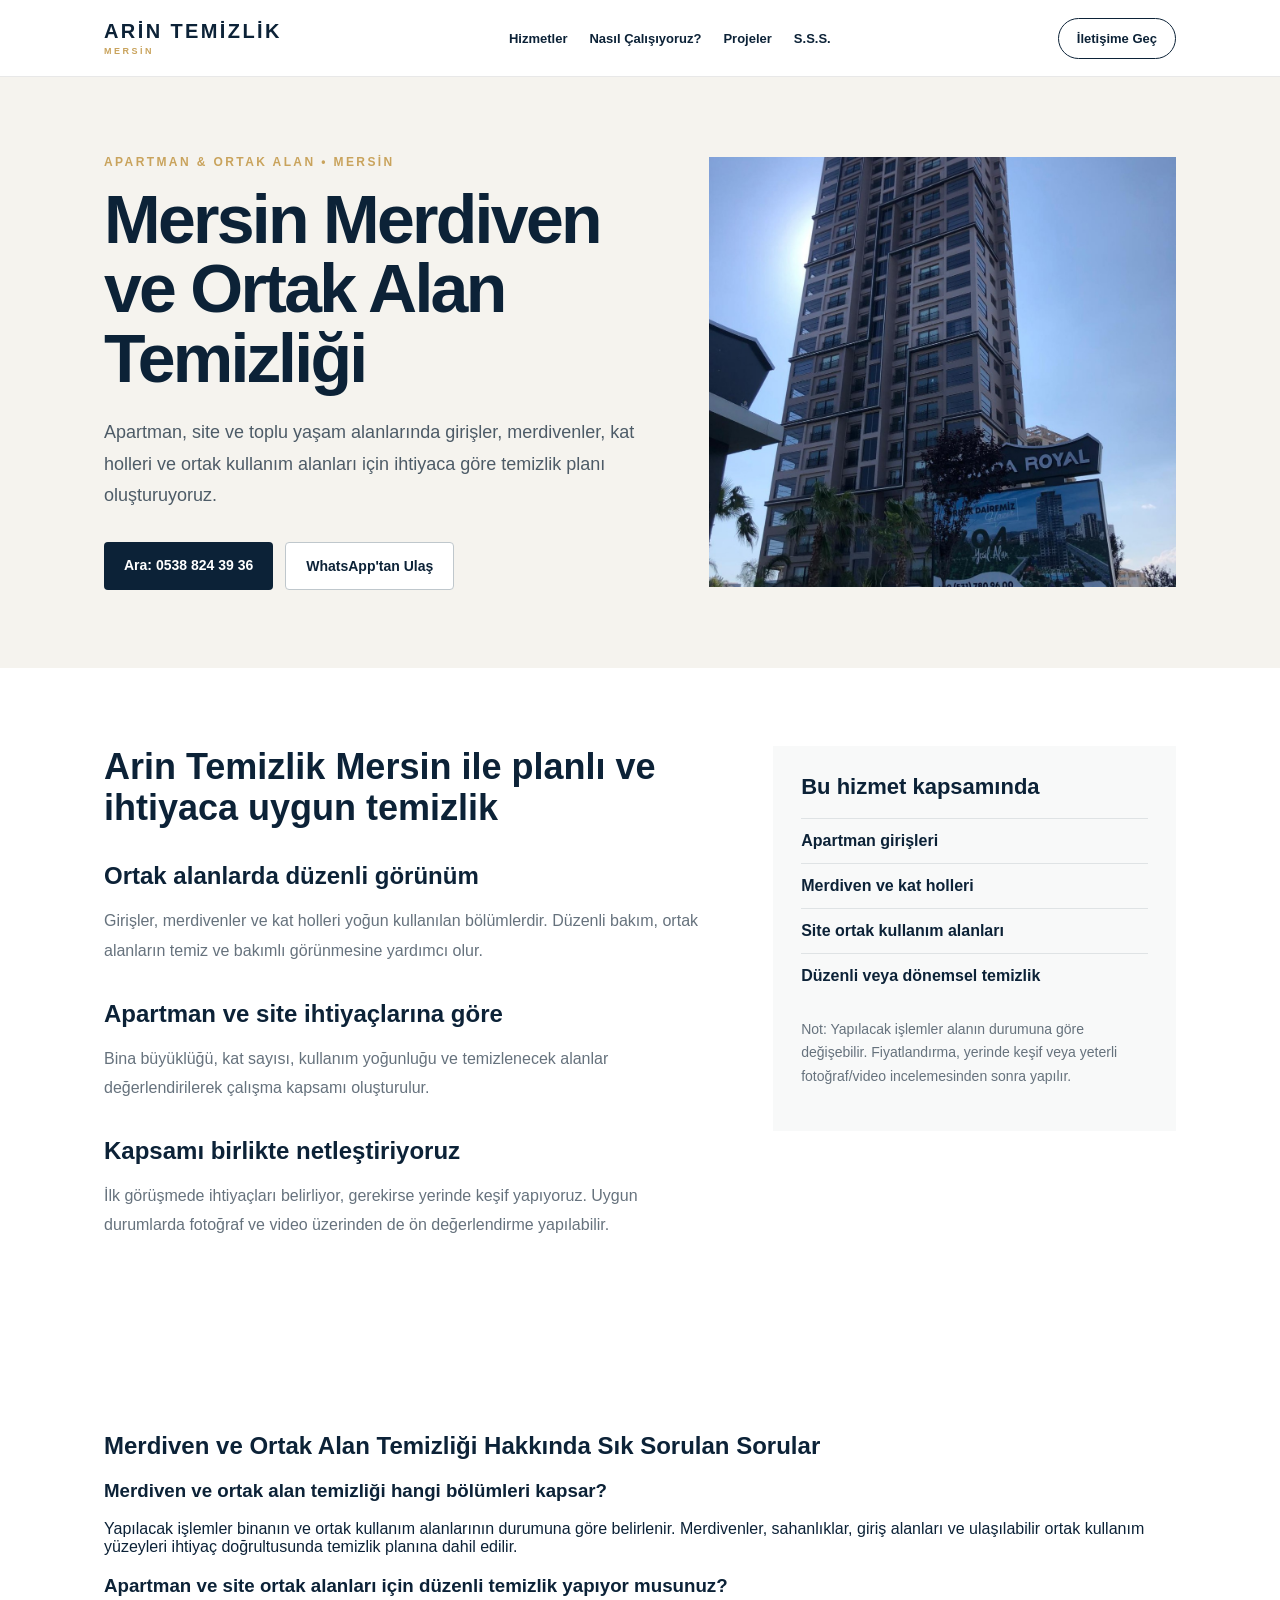
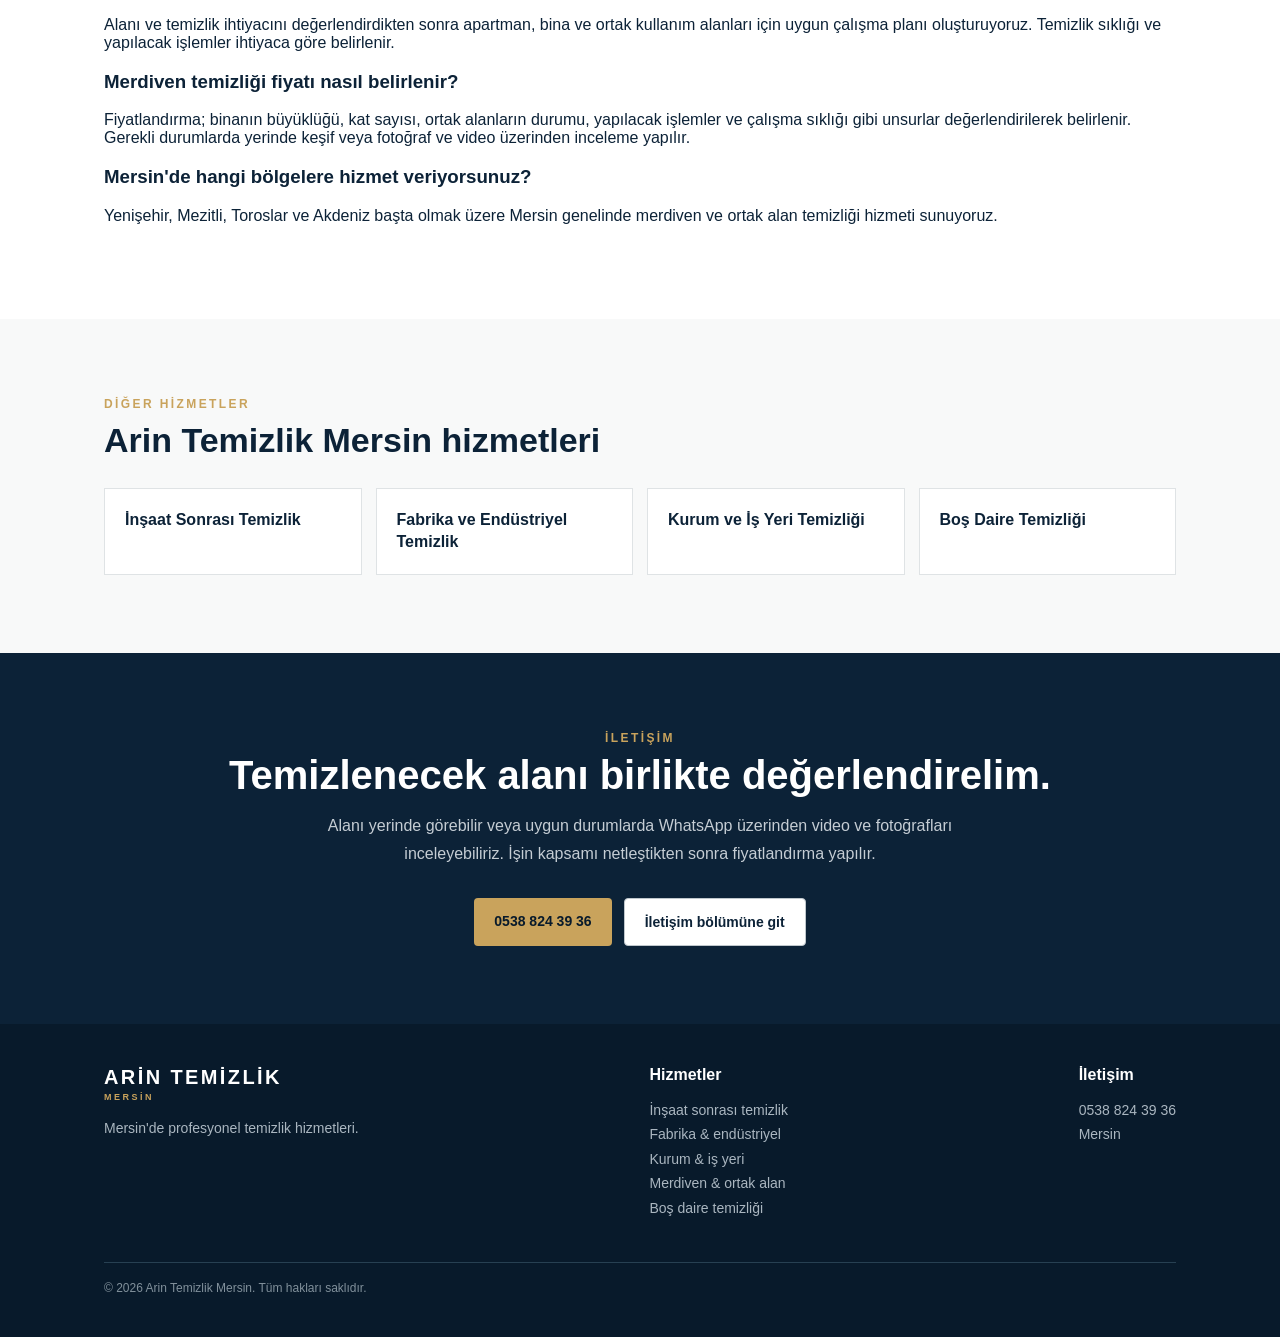
<file: merdiven-ortak-alan-temizligi-mersin.html>
<!doctype html>
<html lang="tr">
<head>
<meta charset="utf-8">
<meta name="viewport" content="width=device-width,initial-scale=1">
<title>Mersin Merdiven ve Apartman Ortak Alan Temizliği | Arin Temizlik</title>
<meta name="description" content="Mersin'de apartman merdiveni, site girişi, kat holleri ve ortak kullanım alanları için düzenli veya ihtiyaca yönelik temizlik.">
<meta name="robots" content="index,follow,max-image-preview:large">
<link rel="canonical" href="https://arintemizlikmersin.com/merdiven-ortak-alan-temizligi-mersin.html">
<meta name="theme-color" content="#0c2237">
<meta property="og:locale" content="tr_TR">
<meta property="og:type" content="website">
<meta property="og:title" content="Mersin Merdiven ve Apartman Ortak Alan Temizliği | Arin Temizlik">
<meta property="og:description" content="Mersin'de apartman merdiveni, site girişi, kat holleri ve ortak kullanım alanları için düzenli veya ihtiyaca yönelik temizlik.">
<meta property="og:url" content="https://arintemizlikmersin.com/merdiven-ortak-alan-temizligi-mersin.html">
<meta property="og:site_name" content="Arin Temizlik Mersin">
<script type="application/ld+json">{"@context": "https://schema.org", "@type": "Service", "name": "Mersin Merdiven ve Ortak Alan Temizliği", "provider": {"@type": "LocalBusiness", "name": "Arin Temizlik Mersin", "url": "https://arintemizlikmersin.com/", "telephone": "+90 538 824 39 36"}, "areaServed": {"@type": "City", "name": "Mersin"}, "url": "https://arintemizlikmersin.com/merdiven-ortak-alan-temizligi-mersin.html", "description": "Mersin'de apartman merdiveni, site girişi, kat holleri ve ortak kullanım alanları için düzenli veya ihtiyaca yönelik temizlik."}</script>
<style>
:root{--ink:#0c2237;--blue:#123e64;--gold:#c9a35c;--paper:#f5f3ee;--white:#fff;--muted:#66727d;--line:#dfe3e5}
*{box-sizing:border-box}html{scroll-behavior:smooth}body{margin:0;font-family:Inter,Segoe UI,Arial,sans-serif;color:var(--ink);background:#fff}a{text-decoration:none;color:inherit}.wrap{max-width:1120px;margin:auto;padding:0 24px}
header{position:sticky;top:0;z-index:20;background:rgba(255,255,255,.96);border-bottom:1px solid #e8e8e8;backdrop-filter:blur(8px)}nav{min-height:76px;display:flex;align-items:center;justify-content:space-between;gap:20px}.brand{font-weight:900;letter-spacing:.12em;font-size:20px}.brand small{display:block;font-size:9px;letter-spacing:.28em;color:var(--gold);margin-top:3px}.navlinks{display:flex;gap:22px;font-size:13px;font-weight:750}.contact{padding:12px 18px;border:1px solid var(--ink);border-radius:999px;font-weight:800;font-size:13px}
.hero{background:var(--paper);padding:78px 0}.hero-grid{display:grid;grid-template-columns:1fr .85fr;gap:55px;align-items:center}.eyebrow{font-size:12px;font-weight:800;letter-spacing:.2em;color:var(--gold);text-transform:uppercase}.hero h1{font-size:clamp(42px,5.5vw,68px);line-height:1.02;letter-spacing:-.04em;margin:16px 0 24px}.hero p{font-size:18px;line-height:1.75;color:#4d5b67}.hero img{width:100%;height:430px;object-fit:cover;display:block}.actions{display:flex;gap:12px;margin-top:30px;flex-wrap:wrap}.btn{padding:15px 20px;border-radius:4px;font-weight:800;font-size:14px;display:inline-block}.primary{background:var(--ink);color:#fff}.secondary{border:1px solid #bfc7cc;background:#fff}
section{padding:78px 0}.content-grid{display:grid;grid-template-columns:1.2fr .8fr;gap:65px}.copy h2{font-size:36px;line-height:1.15;margin:0 0 16px}.copy h3{font-size:24px;margin:34px 0 10px}.copy p{color:var(--muted);line-height:1.85}.side{background:#f8f9f9;padding:28px;height:max-content}.side h2{font-size:22px;margin:0 0 18px}.side ul{list-style:none;padding:0;margin:0}.side li{padding:13px 0;border-top:1px solid var(--line);font-weight:750}.related{background:#f8f9f9}.related-grid{display:grid;grid-template-columns:repeat(4,1fr);gap:14px}.related a{background:#fff;border:1px solid var(--line);padding:20px;font-weight:800;line-height:1.4}.cta{text-align:center;background:var(--ink);color:#fff}.cta h2{font-size:40px;margin:8px 0 14px}.cta p{color:#c5cdd4;line-height:1.75;max-width:720px;margin:auto}.cta .actions{justify-content:center}.cta .secondary{color:var(--ink)}
footer{background:#081a2b;color:#fff;padding:42px 0}.footer-grid{display:flex;justify-content:space-between;gap:30px}.footer-grid p{color:#aab6c0;line-height:1.75;font-size:14px}.legal{margin-top:28px;padding-top:18px;border-top:1px solid #274052;color:#81909b;font-size:12px}
@media(max-width:850px){.navlinks{display:none}.hero-grid,.content-grid{grid-template-columns:1fr}.hero img{height:350px}.related-grid{grid-template-columns:1fr 1fr}.footer-grid{display:block}}
@media(max-width:520px){.hero{padding:55px 0}.hero h1{font-size:42px}.hero img{height:280px}section{padding:60px 0}.related-grid{grid-template-columns:1fr}.cta h2{font-size:32px}}
</style>
</head>
<body>
<header><div class="wrap"><nav>
<a class="brand" href="index.html">ARİN TEMİZLİK<small>MERSİN</small></a>
<div class="navlinks"><a href="index.html#hizmetler">Hizmetler</a><a href="index.html#surec">Nasıl Çalışıyoruz?</a><a href="index.html#projeler">Projeler</a><a href="index.html#sss">S.S.S.</a></div>
<a class="contact" href="index.html#iletisim">İletişime Geç</a>
</nav></div></header>

<main>
<section class="hero"><div class="wrap"><div class="hero-grid"><div>
<div class="eyebrow">Apartman & ortak alan • Mersin</div>
<h1>Mersin Merdiven ve Ortak Alan Temizliği</h1>
<p>Apartman, site ve toplu yaşam alanlarında girişler, merdivenler, kat holleri ve ortak kullanım alanları için ihtiyaca göre temizlik planı oluşturuyoruz.</p>
<div class="actions"><a class="btn primary" href="tel:+905388243936">Ara: 0538 824 39 36</a><a class="btn secondary" href="https://wa.me/905388243936?text=Merhaba%2C%20Arin%20Temizlik%27ten%20hizmet%20hakk%C4%B1nda%20bilgi%20almak%20istiyorum." target="_blank" rel="noopener">WhatsApp'tan Ulaş</a></div>
</div><img src="images/konut-projesi.jpg" alt="Mersin apartman ve toplu konut ortak alan temizlik projesi"></div></div></section>

<section><div class="wrap"><div class="content-grid"><div class="copy">
<h2>Arin Temizlik Mersin ile planlı ve ihtiyaca uygun temizlik</h2>
<h3>Ortak alanlarda düzenli görünüm</h3><p>Girişler, merdivenler ve kat holleri yoğun kullanılan bölümlerdir. Düzenli bakım, ortak alanların temiz ve bakımlı görünmesine yardımcı olur.</p><h3>Apartman ve site ihtiyaçlarına göre</h3><p>Bina büyüklüğü, kat sayısı, kullanım yoğunluğu ve temizlenecek alanlar değerlendirilerek çalışma kapsamı oluşturulur.</p><h3>Kapsamı birlikte netleştiriyoruz</h3><p>İlk görüşmede ihtiyaçları belirliyor, gerekirse yerinde keşif yapıyoruz. Uygun durumlarda fotoğraf ve video üzerinden de ön değerlendirme yapılabilir.</p>
</div><aside class="side"><h2>Bu hizmet kapsamında</h2><ul><li>Apartman girişleri</li><li>Merdiven ve kat holleri</li><li>Site ortak kullanım alanları</li><li>Düzenli veya dönemsel temizlik</li></ul><p style="margin-top:20px;color:#66727d;line-height:1.7;font-size:14px">Not: Yapılacak işlemler alanın durumuna göre değişebilir. Fiyatlandırma, yerinde keşif veya yeterli fotoğraf/video incelemesinden sonra yapılır.</p></aside></div></div></section>
<section>
<div class="wrap">
<h2>Merdiven ve Ortak Alan Temizliği Hakkında Sık Sorulan Sorular</h2>

<h3>Merdiven ve ortak alan temizliği hangi bölümleri kapsar?</h3>
<p>Yapılacak işlemler binanın ve ortak kullanım alanlarının durumuna göre belirlenir. Merdivenler, sahanlıklar, giriş alanları ve ulaşılabilir ortak kullanım yüzeyleri ihtiyaç doğrultusunda temizlik planına dahil edilir.</p>

<h3>Apartman ve site ortak alanları için düzenli temizlik yapıyor musunuz?</h3>
<p>Alanı ve temizlik ihtiyacını değerlendirdikten sonra apartman, bina ve ortak kullanım alanları için uygun çalışma planı oluşturuyoruz. Temizlik sıklığı ve yapılacak işlemler ihtiyaca göre belirlenir.</p>

<h3>Merdiven temizliği fiyatı nasıl belirlenir?</h3>
<p>Fiyatlandırma; binanın büyüklüğü, kat sayısı, ortak alanların durumu, yapılacak işlemler ve çalışma sıklığı gibi unsurlar değerlendirilerek belirlenir. Gerekli durumlarda yerinde keşif veya fotoğraf ve video üzerinden inceleme yapılır.</p>

<h3>Mersin'de hangi bölgelere hizmet veriyorsunuz?</h3>
<p>Yenişehir, Mezitli, Toroslar ve Akdeniz başta olmak üzere Mersin genelinde merdiven ve ortak alan temizliği hizmeti sunuyoruz.</p>
</div>
</section>
<section class="related"><div class="wrap"><div class="eyebrow">Diğer hizmetler</div><h2 style="font-size:34px;margin:10px 0 28px">Arin Temizlik Mersin hizmetleri</h2><div class="related-grid"><a href="insaat-sonrasi-temizlik-mersin.html">İnşaat Sonrası Temizlik</a><a href="fabrika-endustriyel-temizlik-mersin.html">Fabrika ve Endüstriyel Temizlik</a><a href="kurum-is-yeri-temizligi-mersin.html">Kurum ve İş Yeri Temizliği</a><a href="bos-daire-temizligi-mersin.html">Boş Daire Temizliği</a></div></div></section>

<section class="cta"><div class="wrap"><div class="eyebrow">İletişim</div><h2>Temizlenecek alanı birlikte değerlendirelim.</h2><p>Alanı yerinde görebilir veya uygun durumlarda WhatsApp üzerinden video ve fotoğrafları inceleyebiliriz. İşin kapsamı netleştikten sonra fiyatlandırma yapılır.</p><div class="actions"><a class="btn primary" style="background:#c9a35c;color:#081a2b" href="tel:+905388243936">0538 824 39 36</a><a class="btn secondary" href="index.html#iletisim">İletişim bölümüne git</a></div></div></section>
</main>

<footer><div class="wrap"><div class="footer-grid"><div><a class="brand" href="index.html">ARİN TEMİZLİK<small>MERSİN</small></a><p>Mersin'de profesyonel temizlik hizmetleri.</p></div><div><b>Hizmetler</b><p><a href="insaat-sonrasi-temizlik-mersin.html">İnşaat sonrası temizlik</a><br><a href="fabrika-endustriyel-temizlik-mersin.html">Fabrika & endüstriyel</a><br><a href="kurum-is-yeri-temizligi-mersin.html">Kurum & iş yeri</a><br><a href="merdiven-ortak-alan-temizligi-mersin.html">Merdiven & ortak alan</a><br><a href="bos-daire-temizligi-mersin.html">Boş daire temizliği</a></p></div><div><b>İletişim</b><p><a href="tel:+905388243936">0538 824 39 36</a><br>Mersin</p></div></div><div class="legal">© 2026 Arin Temizlik Mersin. Tüm hakları saklıdır.</div></div></footer>
</body></html>
</file>
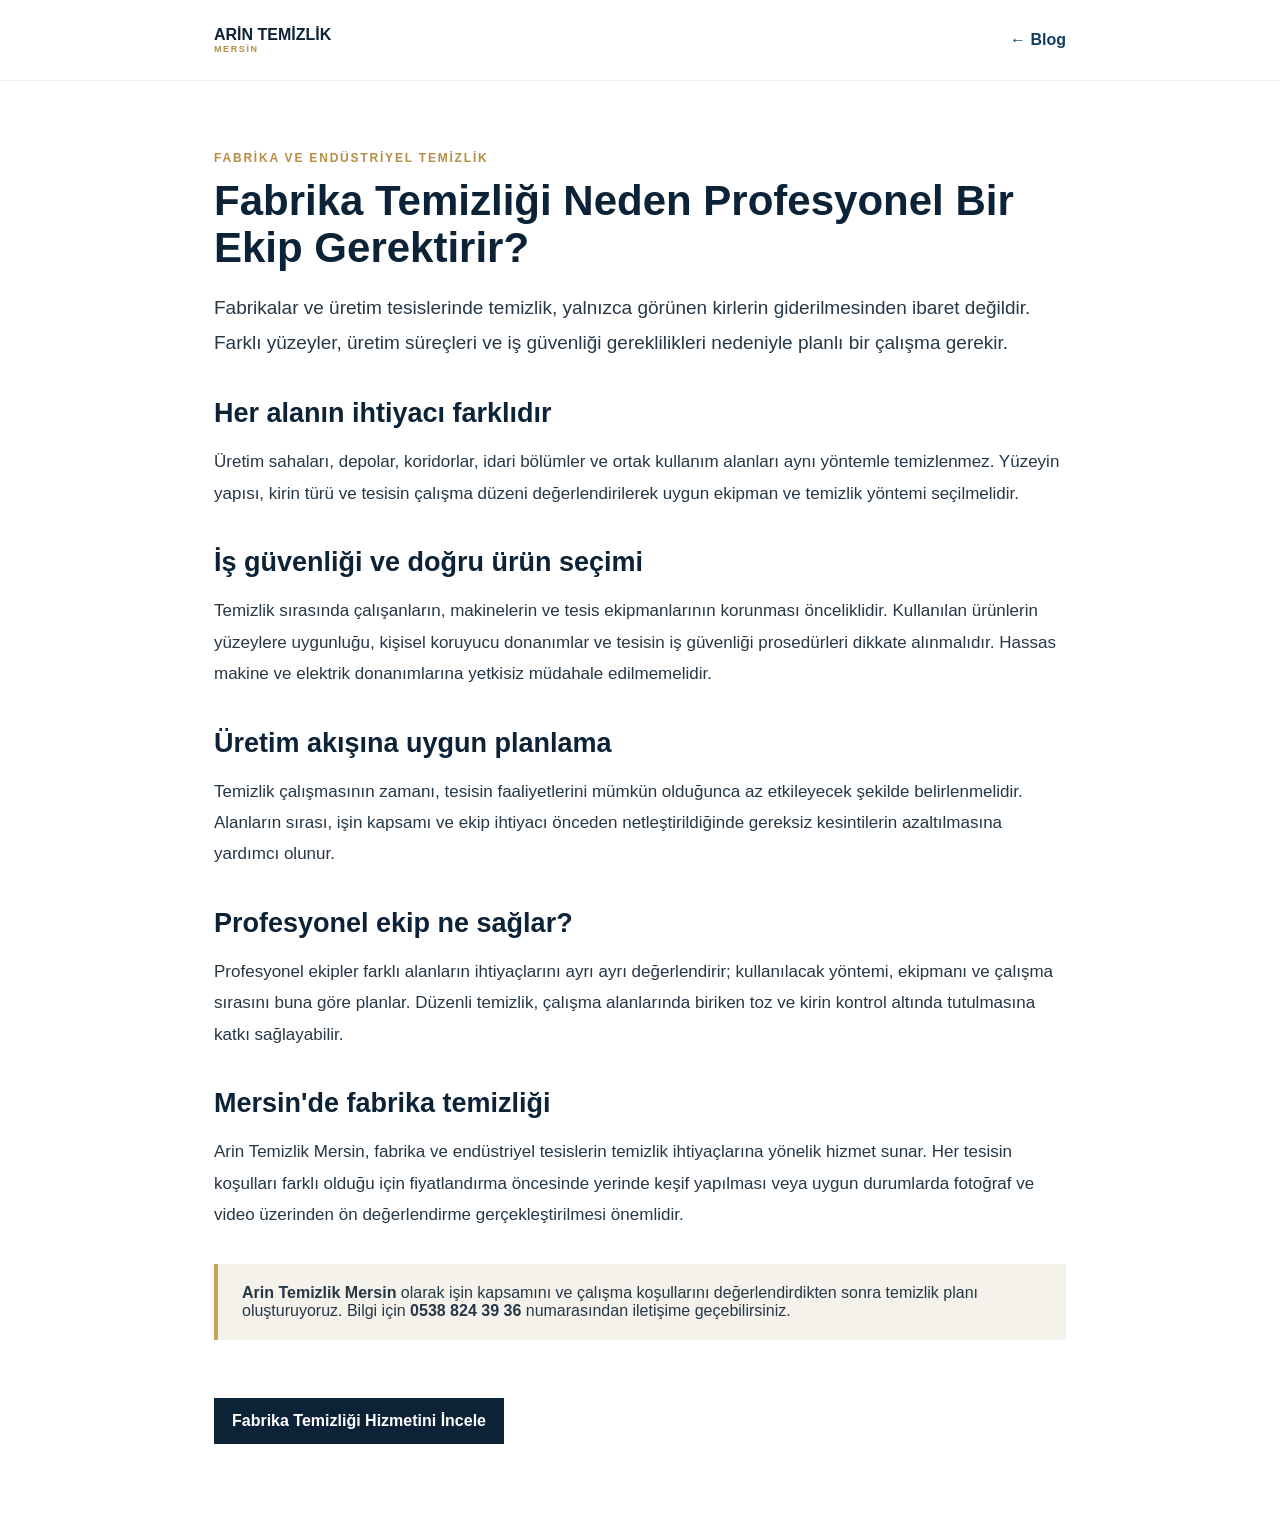
<file: blog-static/fabrika-temizligi-neden-profesyonel-ekip-gerektirir.html>
<!doctype html><html lang="tr"><head><meta charset="utf-8"><meta name="viewport" content="width=device-width,initial-scale=1"><title>Fabrika Temizliği Neden Profesyonel Bir Ekip Gerektirir? | Arin Temizlik Mersin</title><meta name="description" content="Mersin fabrika temizliğinde üretim alanları, depolar, iş güvenliği ve profesyonel endüstriyel temizlik planlaması hakkında bilgiler."><meta name="robots" content="index,follow,max-image-preview:large"><link rel="canonical" href="https://arintemizlikmersin.com/blog/fabrika-temizligi-neden-profesyonel-ekip-gerektirir.html"><meta property="og:type" content="article"><meta property="og:title" content="Fabrika Temizliği Neden Profesyonel Bir Ekip Gerektirir?"><meta property="og:description" content="Mersin fabrika temizliğinde üretim alanları, depolar, iş güvenliği ve profesyonel endüstriyel temizlik planlaması hakkında bilgiler."><meta property="og:url" content="https://arintemizlikmersin.com/blog/fabrika-temizligi-neden-profesyonel-ekip-gerektirir.html"><script type="application/ld+json">{"@context":"https://schema.org","@type":"BlogPosting","headline":"Fabrika Temizliği Neden Profesyonel Bir Ekip Gerektirir?","description":"Mersin fabrika temizliğinde üretim alanları, depolar, iş güvenliği ve profesyonel endüstriyel temizlik planlaması hakkında bilgiler.","author":{"@type":"Organization","name":"Arin Temizlik Mersin"},"publisher":{"@type":"Organization","name":"Arin Temizlik Mersin"},"mainEntityOfPage":"https://arintemizlikmersin.com/blog/fabrika-temizligi-neden-profesyonel-ekip-gerektirir.html"}</script><style>*{box-sizing:border-box}body{margin:0;font-family:Arial,sans-serif;color:#263746}.wrap{max-width:900px;margin:auto;padding:0 24px}header{border-bottom:1px solid #eee;background:#fff}nav{height:80px;display:flex;align-items:center;justify-content:space-between}.brand{font-weight:900;color:#0c2237;text-decoration:none}.brand small{display:block;font-size:9px;color:#b58d45;letter-spacing:.18em}.back{text-decoration:none;font-weight:800;color:#123e64}.article{padding:70px 0}.eyebrow{color:#b58d45;text-transform:uppercase;letter-spacing:.15em;font-size:12px;font-weight:900}.article h1{font-size:42px;line-height:1.12;color:#0c2237;margin:12px 0 18px}.article h2{font-size:27px;color:#0c2237;margin:38px 0 12px}.article p{font-size:17px;line-height:1.85}.lead{font-size:19px!important}.callout{border-left:4px solid #c9a35c;background:#f5f2eb;padding:20px 24px;margin:34px 0}.service{display:inline-block;margin-top:24px;background:#0c2237;color:#fff;text-decoration:none;padding:14px 18px;font-weight:800}@media(max-width:700px){.article h1{font-size:34px}.article h2{font-size:25px}.article p{font-size:16px}.lead{font-size:18px!important}}</style></head><body><header><div class="wrap"><nav><a class="brand" href="../index.html">ARİN TEMİZLİK<small>MERSİN</small></a><a class="back" href="../blog.html">← Blog</a></nav></div></header><main class="article"><div class="wrap"><div class="eyebrow">Fabrika ve Endüstriyel Temizlik</div><h1>Fabrika Temizliği Neden Profesyonel Bir Ekip Gerektirir?</h1><p class="lead">Fabrikalar ve üretim tesislerinde temizlik, yalnızca görünen kirlerin giderilmesinden ibaret değildir. Farklı yüzeyler, üretim süreçleri ve iş güvenliği gereklilikleri nedeniyle planlı bir çalışma gerekir.</p><h2>Her alanın ihtiyacı farklıdır</h2><p>Üretim sahaları, depolar, koridorlar, idari bölümler ve ortak kullanım alanları aynı yöntemle temizlenmez. Yüzeyin yapısı, kirin türü ve tesisin çalışma düzeni değerlendirilerek uygun ekipman ve temizlik yöntemi seçilmelidir.</p><h2>İş güvenliği ve doğru ürün seçimi</h2><p>Temizlik sırasında çalışanların, makinelerin ve tesis ekipmanlarının korunması önceliklidir. Kullanılan ürünlerin yüzeylere uygunluğu, kişisel koruyucu donanımlar ve tesisin iş güvenliği prosedürleri dikkate alınmalıdır. Hassas makine ve elektrik donanımlarına yetkisiz müdahale edilmemelidir.</p><h2>Üretim akışına uygun planlama</h2><p>Temizlik çalışmasının zamanı, tesisin faaliyetlerini mümkün olduğunca az etkileyecek şekilde belirlenmelidir. Alanların sırası, işin kapsamı ve ekip ihtiyacı önceden netleştirildiğinde gereksiz kesintilerin azaltılmasına yardımcı olunur.</p><h2>Profesyonel ekip ne sağlar?</h2><p>Profesyonel ekipler farklı alanların ihtiyaçlarını ayrı ayrı değerlendirir; kullanılacak yöntemi, ekipmanı ve çalışma sırasını buna göre planlar. Düzenli temizlik, çalışma alanlarında biriken toz ve kirin kontrol altında tutulmasına katkı sağlayabilir.</p><h2>Mersin'de fabrika temizliği</h2><p>Arin Temizlik Mersin, fabrika ve endüstriyel tesislerin temizlik ihtiyaçlarına yönelik hizmet sunar. Her tesisin koşulları farklı olduğu için fiyatlandırma öncesinde yerinde keşif yapılması veya uygun durumlarda fotoğraf ve video üzerinden ön değerlendirme gerçekleştirilmesi önemlidir.</p><div class="callout"><strong>Arin Temizlik Mersin</strong> olarak işin kapsamını ve çalışma koşullarını değerlendirdikten sonra temizlik planı oluşturuyoruz. Bilgi için <strong>0538 824 39 36</strong> numarasından iletişime geçebilirsiniz.</div><a class="service" href="../fabrika-endustriyel-temizlik-mersin.html">Fabrika Temizliği Hizmetini İncele</a></div></main></body></html>
</file>
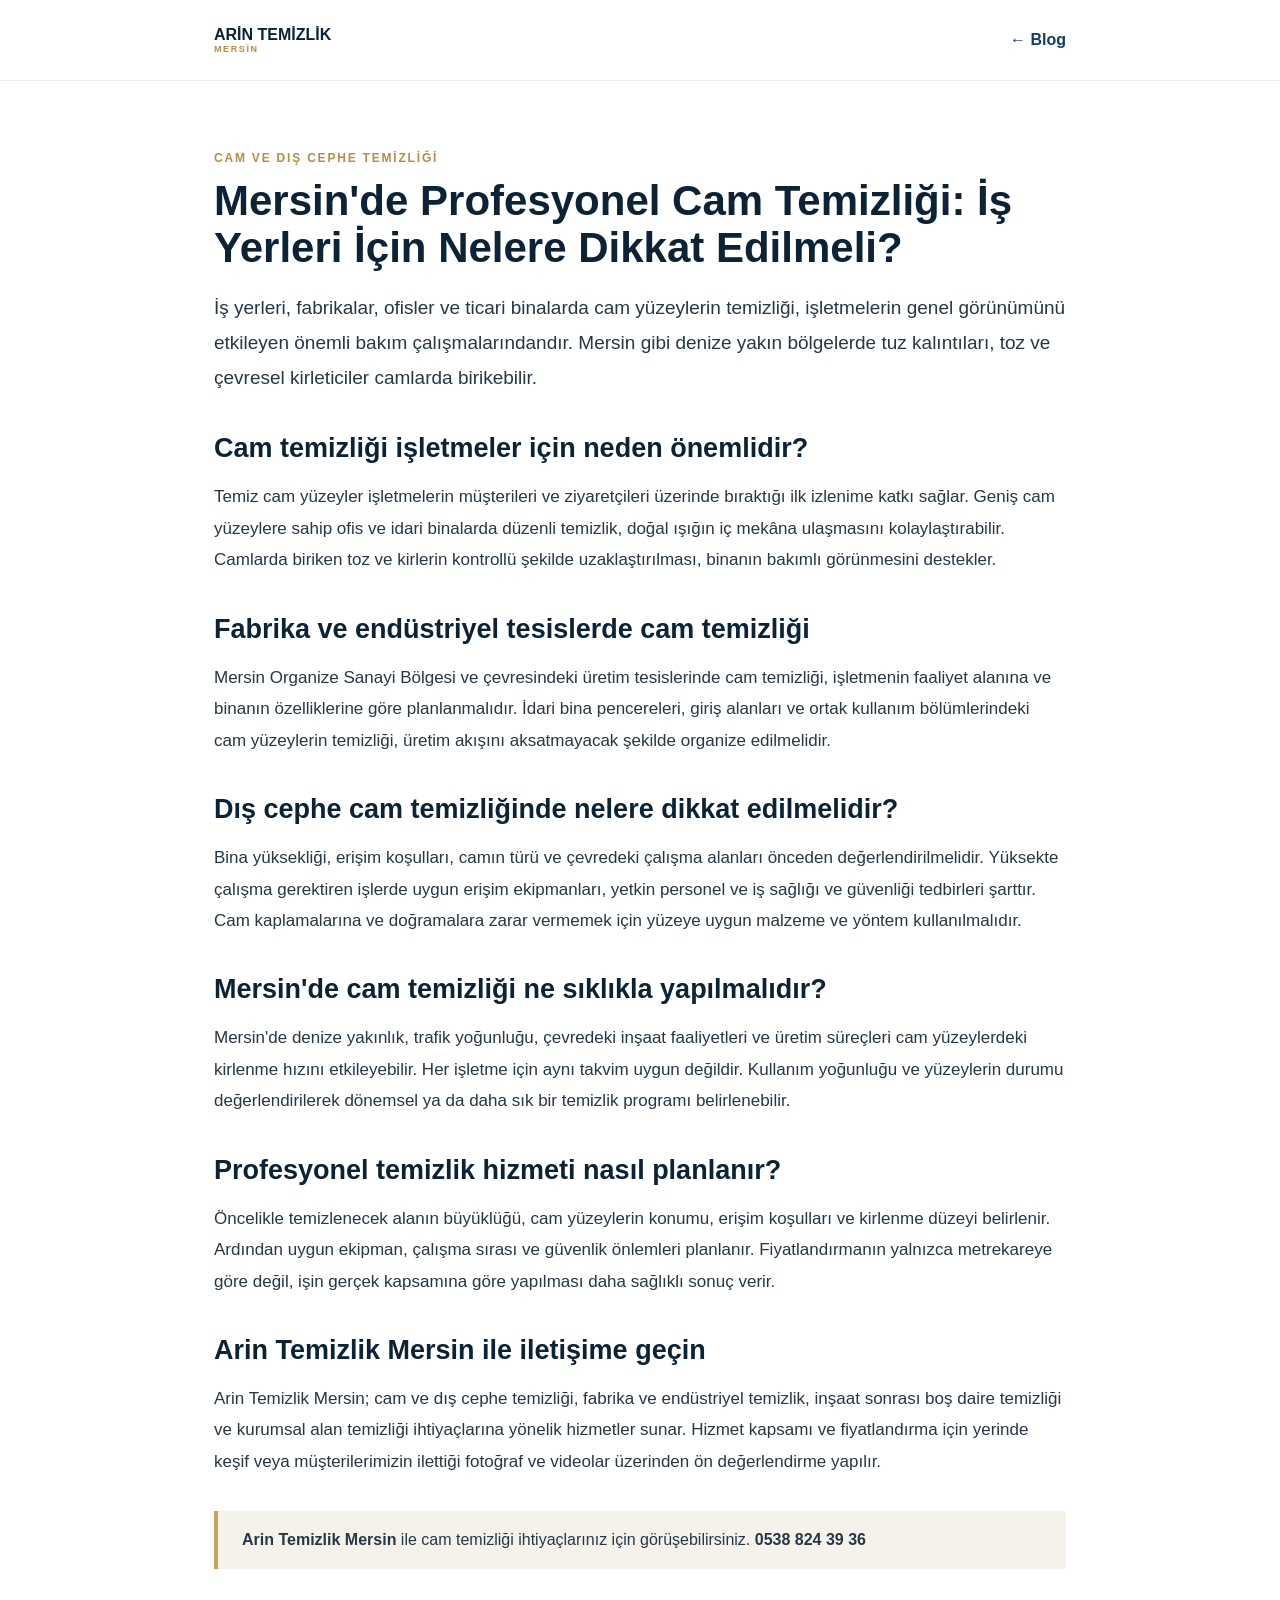
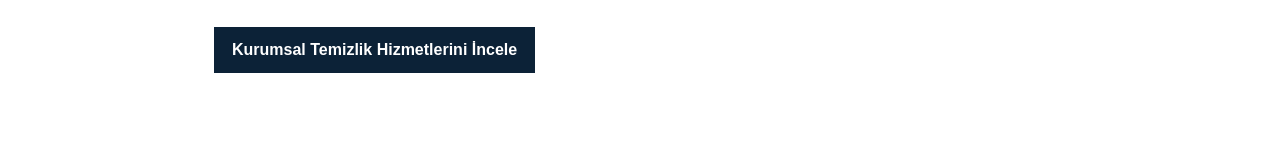
<file: blog-static/mersin-profesyonel-cam-temizligi.html>
<!doctype html><html lang="tr"><head><meta charset="utf-8"><meta name="viewport" content="width=device-width,initial-scale=1"><title>Mersin'de Profesyonel Cam Temizliği: İş Yerleri İçin Nelere Dikkat Edilmeli? | Arin Temizlik Mersin</title><meta name="description" content="Mersin'de iş yeri, fabrika ve kurumsal binalarda cam temizliği nasıl planlanır? Profesyonel cam temizliğinde dikkat edilmesi gerekenleri öğrenin."><meta name="robots" content="index,follow,max-image-preview:large"><link rel="canonical" href="https://arintemizlikmersin.com/blog/mersin-profesyonel-cam-temizligi.html"><meta property="og:type" content="article"><meta property="og:title" content="Mersin'de Profesyonel Cam Temizliği: İş Yerleri İçin Nelere Dikkat Edilmeli?"><meta property="og:description" content="Mersin'de iş yeri, fabrika ve kurumsal binalarda cam temizliği nasıl planlanır? Profesyonel cam temizliğinde dikkat edilmesi gerekenleri öğrenin."><meta property="og:url" content="https://arintemizlikmersin.com/blog/mersin-profesyonel-cam-temizligi.html"><script type="application/ld+json">{"@context":"https://schema.org","@type":"BlogPosting","headline":"Mersin'de Profesyonel Cam Temizliği: İş Yerleri İçin Nelere Dikkat Edilmeli?","description":"Mersin'de iş yeri, fabrika ve kurumsal binalarda cam temizliği nasıl planlanır? Profesyonel cam temizliğinde dikkat edilmesi gerekenleri öğrenin.","datePublished":"2026-11-09","author":{"@type":"Organization","name":"Arin Temizlik Mersin"},"publisher":{"@type":"Organization","name":"Arin Temizlik Mersin"},"mainEntityOfPage":"https://arintemizlikmersin.com/blog/mersin-profesyonel-cam-temizligi.html"}</script><style>*{box-sizing:border-box}body{margin:0;font-family:Arial,sans-serif;color:#263746}.wrap{max-width:900px;margin:auto;padding:0 24px}header{border-bottom:1px solid #eee;background:#fff}nav{height:80px;display:flex;align-items:center;justify-content:space-between}.brand{font-weight:900;color:#0c2237;text-decoration:none}.brand small{display:block;font-size:9px;color:#b58d45;letter-spacing:.18em}.back{text-decoration:none;font-weight:800;color:#123e64}.article{padding:70px 0}.eyebrow{color:#b58d45;text-transform:uppercase;letter-spacing:.15em;font-size:12px;font-weight:900}.article h1{font-size:42px;line-height:1.12;color:#0c2237;margin:12px 0 18px}.article h2{font-size:27px;color:#0c2237;margin:38px 0 12px}.article p{font-size:17px;line-height:1.85}.lead{font-size:19px!important}.callout{border-left:4px solid #c9a35c;background:#f5f2eb;padding:20px 24px;margin:34px 0}.service{display:inline-block;margin-top:24px;background:#0c2237;color:#fff;text-decoration:none;padding:14px 18px;font-weight:800}@media(max-width:700px){.article h1{font-size:34px}.article h2{font-size:25px}.article p{font-size:16px}.lead{font-size:18px!important}}</style></head><body><header><div class="wrap"><nav><a class="brand" href="../index.html">ARİN TEMİZLİK<small>MERSİN</small></a><a class="back" href="../blog.html">← Blog</a></nav></div></header><main class="article"><div class="wrap"><div class="eyebrow">Cam ve Dış Cephe Temizliği</div><h1>Mersin'de Profesyonel Cam Temizliği: İş Yerleri İçin Nelere Dikkat Edilmeli?</h1><p class="lead">İş yerleri, fabrikalar, ofisler ve ticari binalarda cam yüzeylerin temizliği, işletmelerin genel görünümünü etkileyen önemli bakım çalışmalarındandır. Mersin gibi denize yakın bölgelerde tuz kalıntıları, toz ve çevresel kirleticiler camlarda birikebilir.</p><h2>Cam temizliği işletmeler için neden önemlidir?</h2><p>Temiz cam yüzeyler işletmelerin müşterileri ve ziyaretçileri üzerinde bıraktığı ilk izlenime katkı sağlar. Geniş cam yüzeylere sahip ofis ve idari binalarda düzenli temizlik, doğal ışığın iç mekâna ulaşmasını kolaylaştırabilir. Camlarda biriken toz ve kirlerin kontrollü şekilde uzaklaştırılması, binanın bakımlı görünmesini destekler.</p><h2>Fabrika ve endüstriyel tesislerde cam temizliği</h2><p>Mersin Organize Sanayi Bölgesi ve çevresindeki üretim tesislerinde cam temizliği, işletmenin faaliyet alanına ve binanın özelliklerine göre planlanmalıdır. İdari bina pencereleri, giriş alanları ve ortak kullanım bölümlerindeki cam yüzeylerin temizliği, üretim akışını aksatmayacak şekilde organize edilmelidir.</p><h2>Dış cephe cam temizliğinde nelere dikkat edilmelidir?</h2><p>Bina yüksekliği, erişim koşulları, camın türü ve çevredeki çalışma alanları önceden değerlendirilmelidir. Yüksekte çalışma gerektiren işlerde uygun erişim ekipmanları, yetkin personel ve iş sağlığı ve güvenliği tedbirleri şarttır. Cam kaplamalarına ve doğramalara zarar vermemek için yüzeye uygun malzeme ve yöntem kullanılmalıdır.</p><h2>Mersin'de cam temizliği ne sıklıkla yapılmalıdır?</h2><p>Mersin'de denize yakınlık, trafik yoğunluğu, çevredeki inşaat faaliyetleri ve üretim süreçleri cam yüzeylerdeki kirlenme hızını etkileyebilir. Her işletme için aynı takvim uygun değildir. Kullanım yoğunluğu ve yüzeylerin durumu değerlendirilerek dönemsel ya da daha sık bir temizlik programı belirlenebilir.</p><h2>Profesyonel temizlik hizmeti nasıl planlanır?</h2><p>Öncelikle temizlenecek alanın büyüklüğü, cam yüzeylerin konumu, erişim koşulları ve kirlenme düzeyi belirlenir. Ardından uygun ekipman, çalışma sırası ve güvenlik önlemleri planlanır. Fiyatlandırmanın yalnızca metrekareye göre değil, işin gerçek kapsamına göre yapılması daha sağlıklı sonuç verir.</p><h2>Arin Temizlik Mersin ile iletişime geçin</h2><p>Arin Temizlik Mersin; cam ve dış cephe temizliği, fabrika ve endüstriyel temizlik, inşaat sonrası boş daire temizliği ve kurumsal alan temizliği ihtiyaçlarına yönelik hizmetler sunar. Hizmet kapsamı ve fiyatlandırma için yerinde keşif veya müşterilerimizin ilettiği fotoğraf ve videolar üzerinden ön değerlendirme yapılır.</p><div class="callout"><strong>Arin Temizlik Mersin</strong> ile cam temizliği ihtiyaçlarınız için görüşebilirsiniz. <strong>0538 824 39 36</strong></div><a class="service" href="../kurum-is-yeri-temizligi-mersin.html">Kurumsal Temizlik Hizmetlerini İncele</a></div></main></body></html>
</file>
